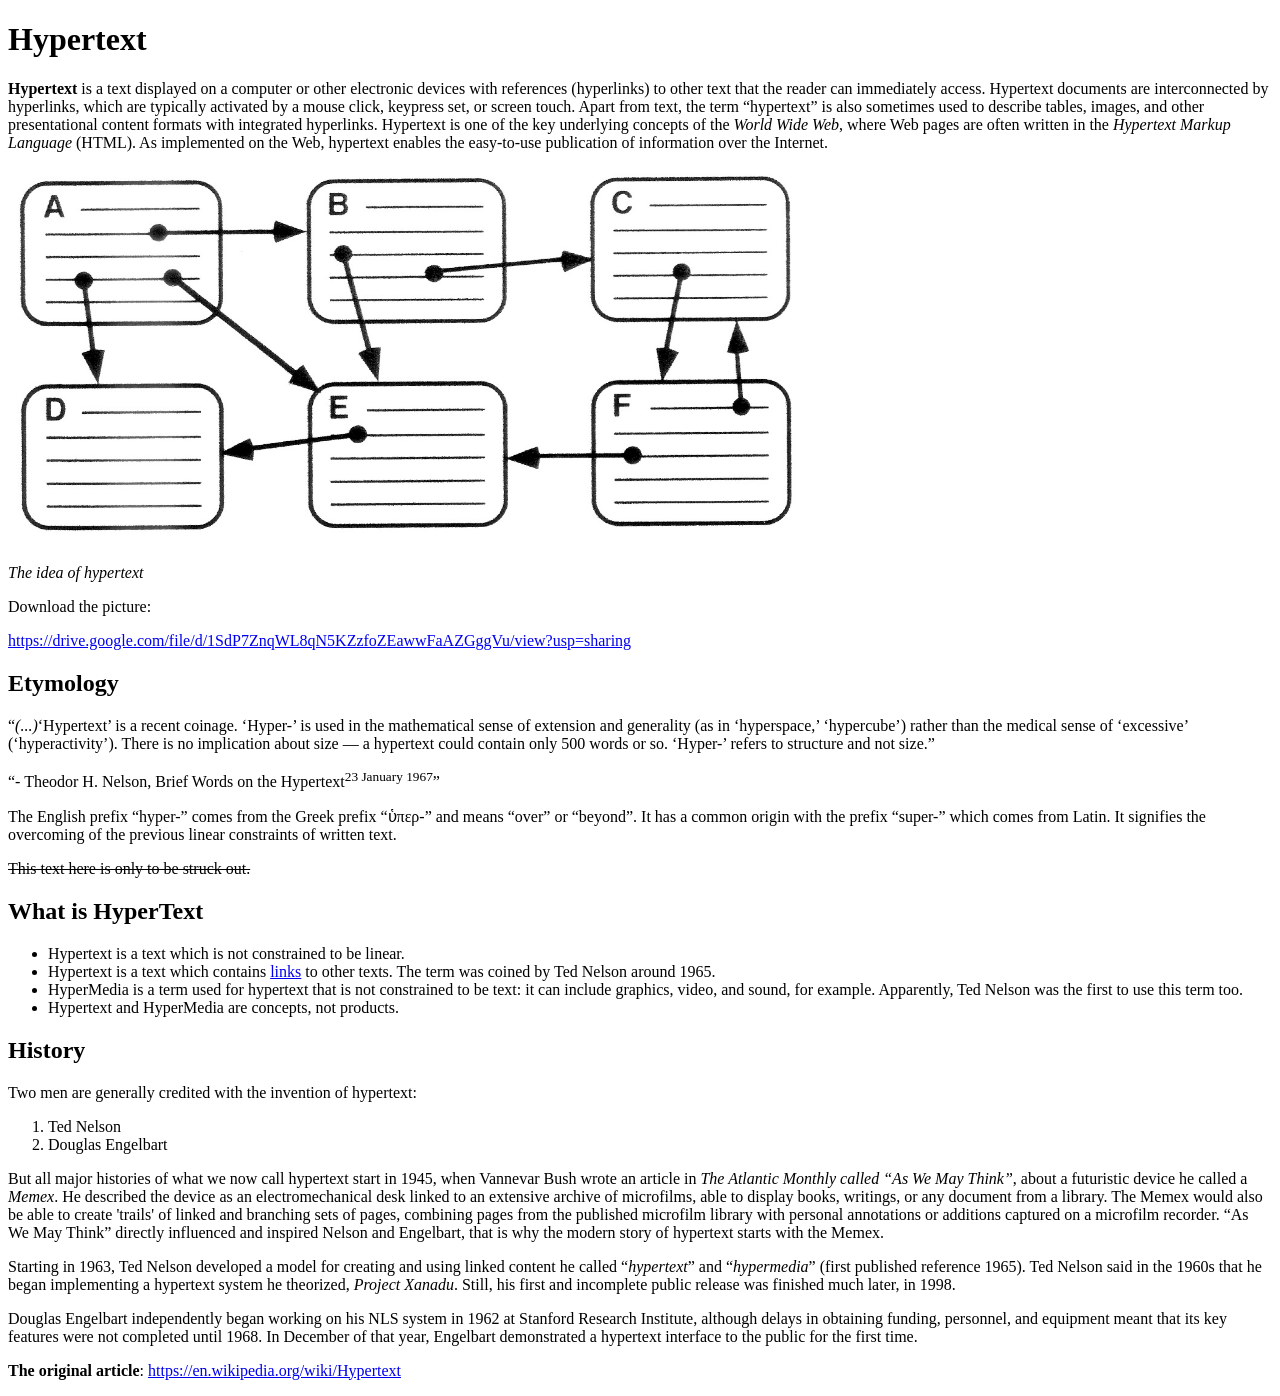
<file: index.html>
<!DOCTYPE html>
<html>
<head>

</head>
<body>
    <h1>Hypertext</h1>
    <p><strong>Hypertext</strong> is a text displayed on a computer or other electronic devices with references
    (hyperlinks) to other text that the reader can immediately access. Hypertext documents are
    interconnected by hyperlinks, which are typically activated by a mouse click, keypress set, or
    screen touch. Apart from text, the term <q>hypertext</q> is also sometimes used to describe tables,
    images, and other presentational content formats with integrated hyperlinks. Hypertext is one of
    the key underlying concepts of the <em>World Wide Web</em>, where Web pages are often written in the
    <em>Hypertext Markup Language</em> (HTML). As implemented on the Web, hypertext enables the
    easy-to-use publication of information over the Internet.</p>
    <img src="hypertext1.jpg", width="800"></img>
    <p><i>The idea of hypertext</i></p>
    <p>Download the picture:</p>
    <a href="https://drive.google.com/file/d/1SdP7ZnqWL8qN5KZzfoZEawwFaAZGggVu/view?usp=sharing">https://drive.google.com/file/d/1SdP7ZnqWL8qN5KZzfoZEawwFaAZGggVu/view?usp=sharing</a>
    <p></p>
    <h2>Etymology</h2>
    <p><q><i>(...)</i><q>Hypertext</q> is a recent coinage. <q>Hyper-</q> is used in the mathematical sense of extension and
    generality (as in <q>hyperspace,</q> <q>hypercube</q>) rather than the medical sense of <q>excessive</q>
    (<q>hyperactivity</q>). There is no implication about size — a hypertext could contain only 500 words
    or so. <q>Hyper-</q> refers to structure and not size.</q>
    <p></p>
    <q>- Theodor H. Nelson, Brief Words on the Hypertext<sup>23 January 1967</sup></q>
    <p></p>
    The English prefix <q>hyper-</q> comes from the Greek prefix <q>ὑπερ-</q> and means <q>over</q> or <q>beyond</q>.
    It has a common origin with the prefix <q>super-</q> which comes from Latin. It signifies the
    overcoming of the previous linear constraints of written text.</p>
    <s>This text here is only to be struck out.</s>
    <h2>What is HyperText</h2>
    <ul>
        <li>Hypertext is a text which is not constrained to be linear.</li>
        <li>Hypertext is a text which contains <a href="https://www.w3.org/2003/glossary/#link">links</a> to other texts. The term was coined by Ted
            Nelson around 1965.</li>
        <li>HyperMedia is a term used for hypertext that is not constrained to be text: it can include
            graphics, video, and sound, for example. Apparently, Ted Nelson was the first to use this
            term too.</li>
        <li>Hypertext and HyperMedia are concepts, not products.</li>
    </ul>
    <h2>History</h2>
    <p>Two men are generally credited with the invention of hypertext:</p>
    <ol>
        <li>Ted Nelson</li>
        <li>Douglas Engelbart</li>
    </ol>
    <p>But all major histories of what we now call hypertext start in 1945, when Vannevar Bush wrote
        an article in <i>The Atlantic Monthly called <q>As We May Think</q></i>, about a futuristic device he called a
            <i>Memex</i>. He described the device as an electromechanical desk linked to an extensive archive of
        microfilms, able to display books, writings, or any document from a library. The Memex would
        also be able to create 'trails' of linked and branching sets of pages, combining pages from the
        published microfilm library with personal annotations or additions captured on a microfilm
        recorder. <q>As We May Think</q> directly influenced and inspired Nelson and Engelbart, that is why
        the modern story of hypertext starts with the Memex.</p>
    <p>Starting in 1963, Ted Nelson developed a model for creating and using linked content he called
        <q><i>hypertext</i></q> and <q><i>hypermedia</i></q> (first published reference 1965). Ted Nelson said in the 1960s that
        he began implementing a hypertext system he theorized, <i>Project Xanadu</i>. Still, his first and
        incomplete public release was finished much later, in 1998.</p>
    <p>Douglas Engelbart independently began working on his NLS system in 1962 at Stanford
        Research Institute, although delays in obtaining funding, personnel, and equipment meant that
        its key features were not completed until 1968. In December of that year, Engelbart
        demonstrated a hypertext interface to the public for the first time.</p>
    <p><strong>The original article</strong>: <a href="https://en.wikipedia.org/wiki/Hypertext">https://en.wikipedia.org/wiki/Hypertext</a></p>
</body>
</html>
</file>
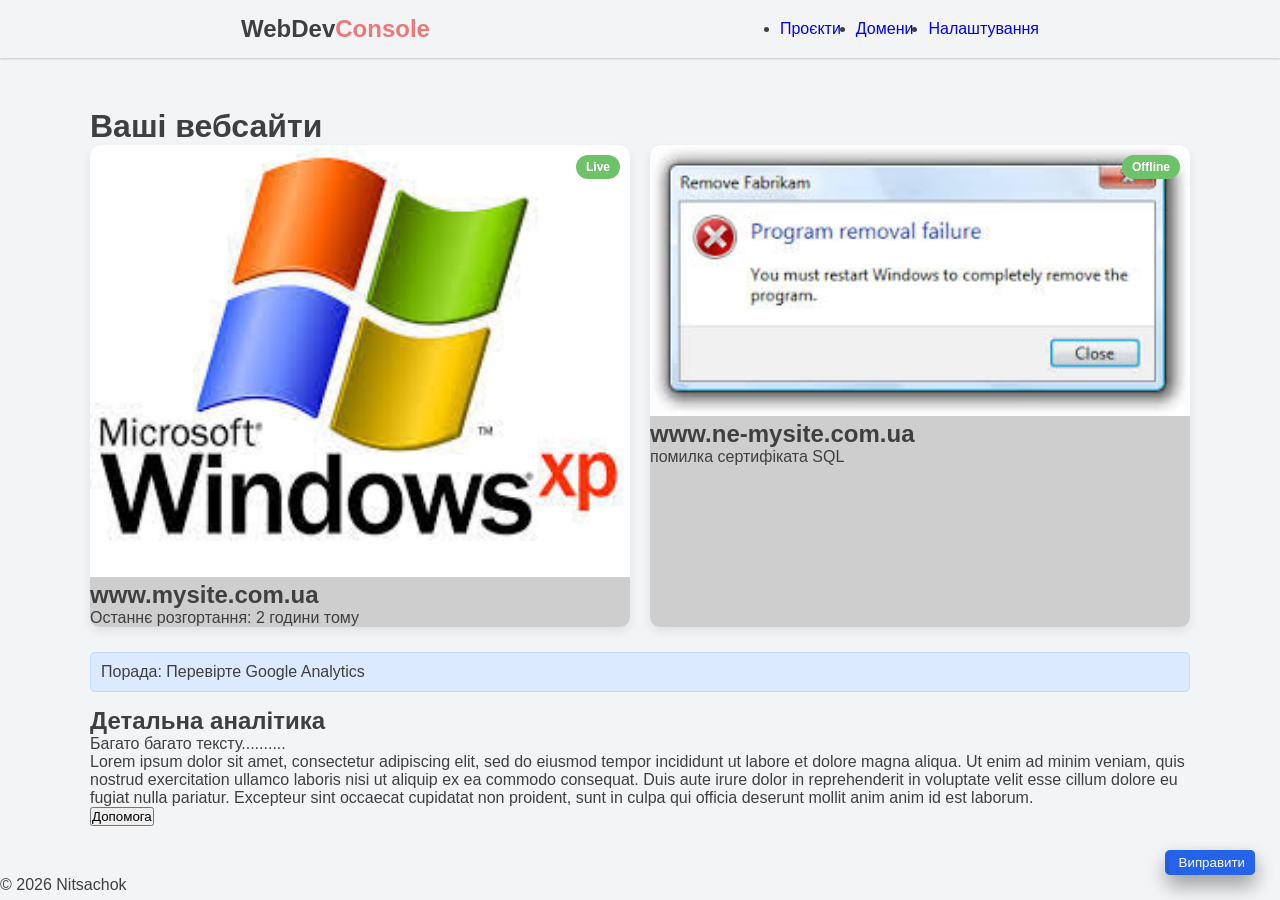
<file: less10/index.html>
<!DOCTYPE html>
<html>
<head>
    <meta charset="utf-8">
    <meta name="viewport" content="width=device-width, initial-scale=1.0">
    <meta http-equiv="X-UA-Compatible" content="IE=edge">
    <link rel="stylesheet" type="text/css" href="style/styles.css"></link>
</head>
<body>
<header>
    <div class="logo">WebDev<span>Console</span></div>
    <nav>
        <ul>
            <li><a href="#">Проєкти</a></li>
            <li><a href="#">Домени</a></li>
            <li><a href="#">Налаштування</a></li>
        </ul>
    </nav>
</header>
<div class="wrapper">
    <main>
        <h1>Ваші вебсайти</h1>
        <article class="card-grid">
            <section class="web-card">
                <div class="preview-box">
                    <img src="[data-uri]">
                    <span class="status online">Live</span>
                </div>
                <div class="card-info">
                    <h2>www.mysite.com.ua</h2>
                    <p>Останнє розгортання: 2 години тому</p>
                    <button class="btn-edit">Редагувати</button>
                </div>
            </section>
            <section class="web-card">
                <div class="preview-box">
                    <img src="[data-uri]">
                    <span class="status online">Offline</span>
                </div>
                <div class="card-info">
                    <h2>www.ne-mysite.com.ua</h2>
                    <p>помилка сертифіката SQL</p>
                    <button class="btn-edit">Виправити</button>
                </div>
            </section>
        </article>
        <article class="info-alert">
            <p><span class="strong">Порада:</span> Перевірте Google Analytics</p>
        </article>
        <article class="details">
            <h2>Детальна аналітика</h2>
            <p>Багато багато тексту..........</p>
            <div class="scroll">
                <p>Lorem ipsum dolor sit amet, consectetur adipiscing elit, sed do eiusmod tempor incididunt ut labore et dolore magna aliqua. Ut enim ad minim veniam, quis nostrud exercitation ullamco laboris nisi ut aliquip ex ea commodo consequat. Duis aute irure dolor in reprehenderit in voluptate velit esse cillum dolore eu fugiat nulla pariatur. Excepteur sint occaecat cupidatat non proident, sunt in culpa qui officia deserunt mollit anim anim id est laborum.</p>
            </div>
        </article>
    </main>
    <button class="btn-fixed">Допомога</button>
</div>
<footer>
    <p>&copy; 2026 Nitsachok</p>
</footer>
</body>
</html>
</file>
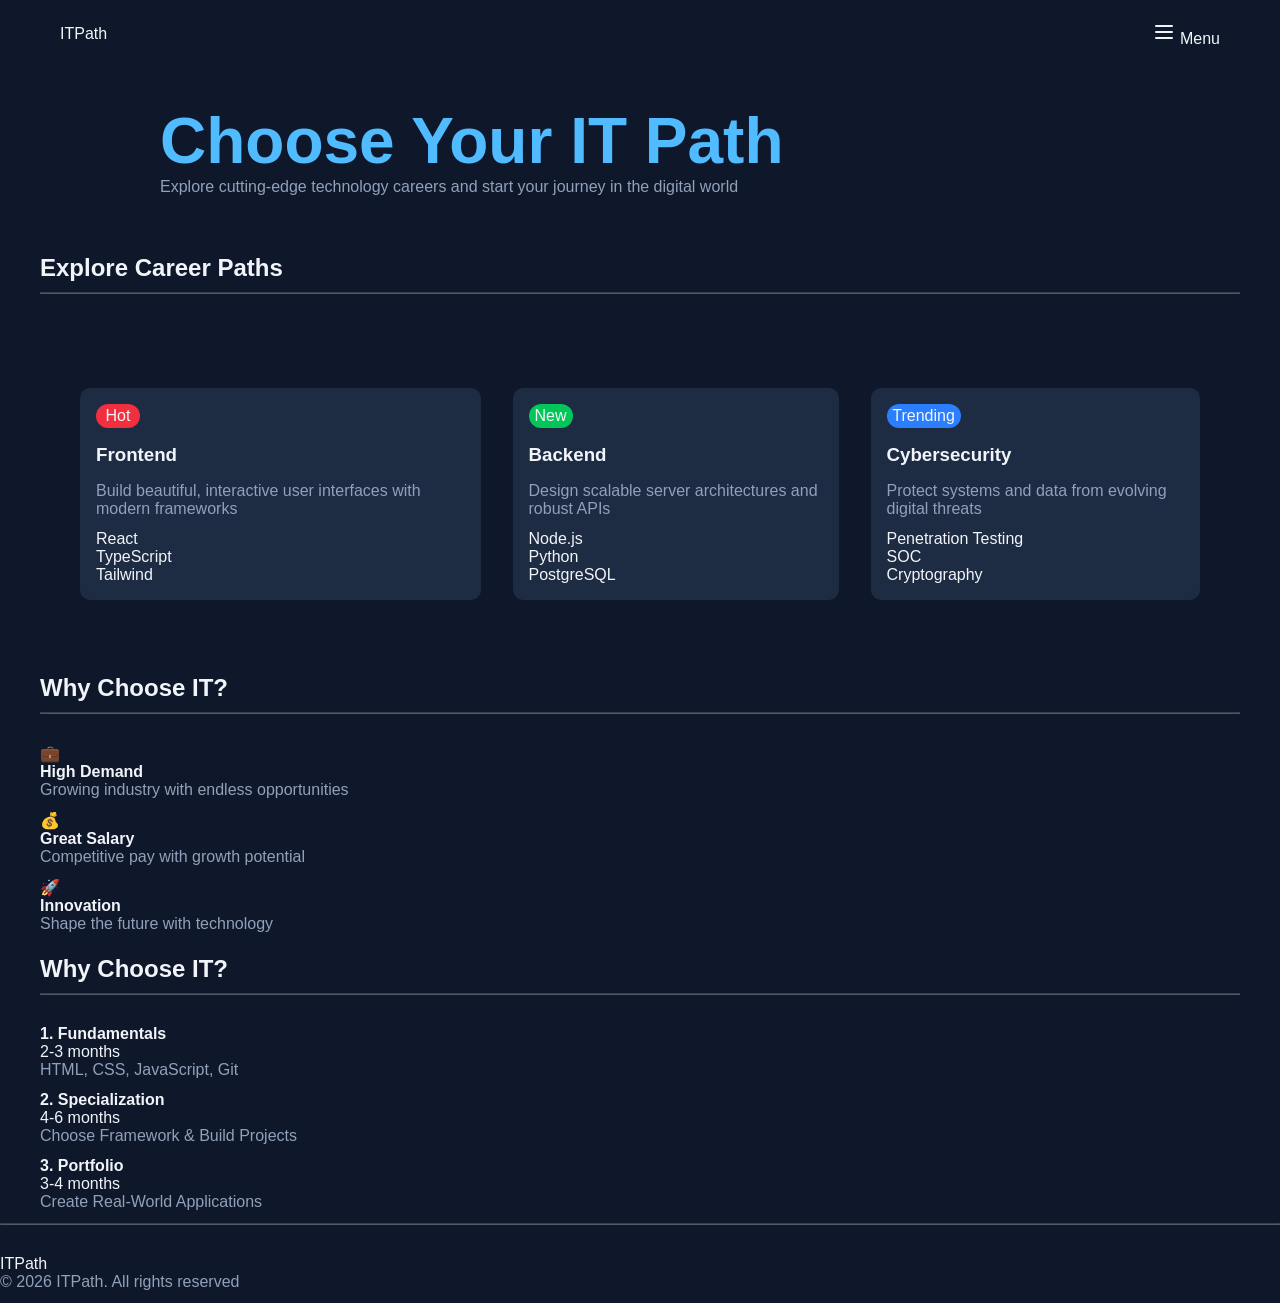
<file: less11/index.html>
<!DOCTYPE html>
<html>
<head>
    <meta charset="utf-8">
    <meta name="viewport" content="width=device-width, initial-scale=1.0">
    <meta http-equiv="X-UA-Compatible" content="IE=edge">
    <link rel="stylesheet" type="text/css" href="style/styles.css"></link>
</head>
<body>
<header>
    <nav>
        <div class="name">IT<span>Path</span></div>
        <div class="menu">
            <svg xmlns="http://www.w3.org/2000/svg" width="24" height="24" viewBox="0 0 24 24" fill="none" stroke="currentColor" stroke-width="2" stroke-linecap="round" stroke-linejoin="round" class="lucide lucide-menu"><line x1="4" x2="20" y1="12" y2="12"></line><line x1="4" x2="20" y1="6" y2="6"></line><line x1="4" x2="20" y1="18" y2="18"></line></svg></svg>
            <span>Menu</span>
        </div>
    </nav>
</header>
<main>
    <section class="slogan">
        <h1>Choose Your IT Path</h1>
        <p>Explore cutting-edge technology careers and start your journey in the digital world</p>
    </section>
    <section class="paths">
        <h2>Explore Career Paths</h2>
        <hr>
        <div class="path">
            <article class="card">
                <div id="hot">Hot</div>
                <h3>Frontend</h3>
                <p>Build beautiful, interactive user interfaces with modern frameworks</p>
                <ul>
                    <li>React</li>
                    <li>TypeScript</li>
                    <li>Tailwind</li>
                </ul>
            </article>
            <article class="card">
                <div id="new">New</div>
                <h3>Backend</h3>
                <p>Design scalable server architectures and robust APIs</p>
                <ul>
                    <li>Node.js</li>
                    <li>Python</li>
                    <li>PostgreSQL</li>
                </ul>
            </article>
            <article class="card">
                <div id="trending">Trending</div>
                <h3>Cybersecurity</h3>
                <p>Protect systems and data from evolving digital threats</p>
                <ul>
                    <li>Penetration Testing</li>
                    <li>SOC</li>
                    <li>Cryptography</li>
                </ul>
            </article>
        </div>
    </section>
    <section class="reasons">
        <h2>Why Choose IT?</h2>
        <hr>
        <div class="reason">
            <article class="reas_card">
                <div class="logo">💼</div>
                <h4>High Demand</h4>
                <p>Growing industry with endless opportunities</p>
            </article>
            <article class="reas_card">
                <div class="logo">💰</div>
                <h4>Great Salary</h4>
                <p>Competitive pay with growth potential</p>
            </article>
            <article class="reas_card">
                <div class="logo">🚀</div>
                <h4>Innovation</h4>
                <p>Shape the future with technology</p>
            </article>
        </div>
    </section>
    <section class="roadmap">
        <h2>Why Choose IT?</h2>
        <hr>
        <article class="road_card">
            <div>
                <h4>1. Fundamentals</h4>
                <span>2-3 months</span>
            </div>
            <p>HTML, CSS, JavaScript, Git</p>
        </article>
        <article class="road_card">
            <div>
                <h4>2. Specialization</h4>
                <span>4-6 months</span>
            </div>
            <p>Choose Framework & Build Projects</p>
        </article>
        <article class="road_card">
            <div>
                <h4>3. Portfolio</h4>
                <span>3-4 months</span>
            </div>
            <p>Create Real-World Applications</p>
        </article>
    </section>
</main>
<hr>
<footer>
    <div class="name">IT<span>Path</span></div>
    <p>&copy; 2026 ITPath. All rights reserved</p>
</footer>
</body>
</html>
</file>
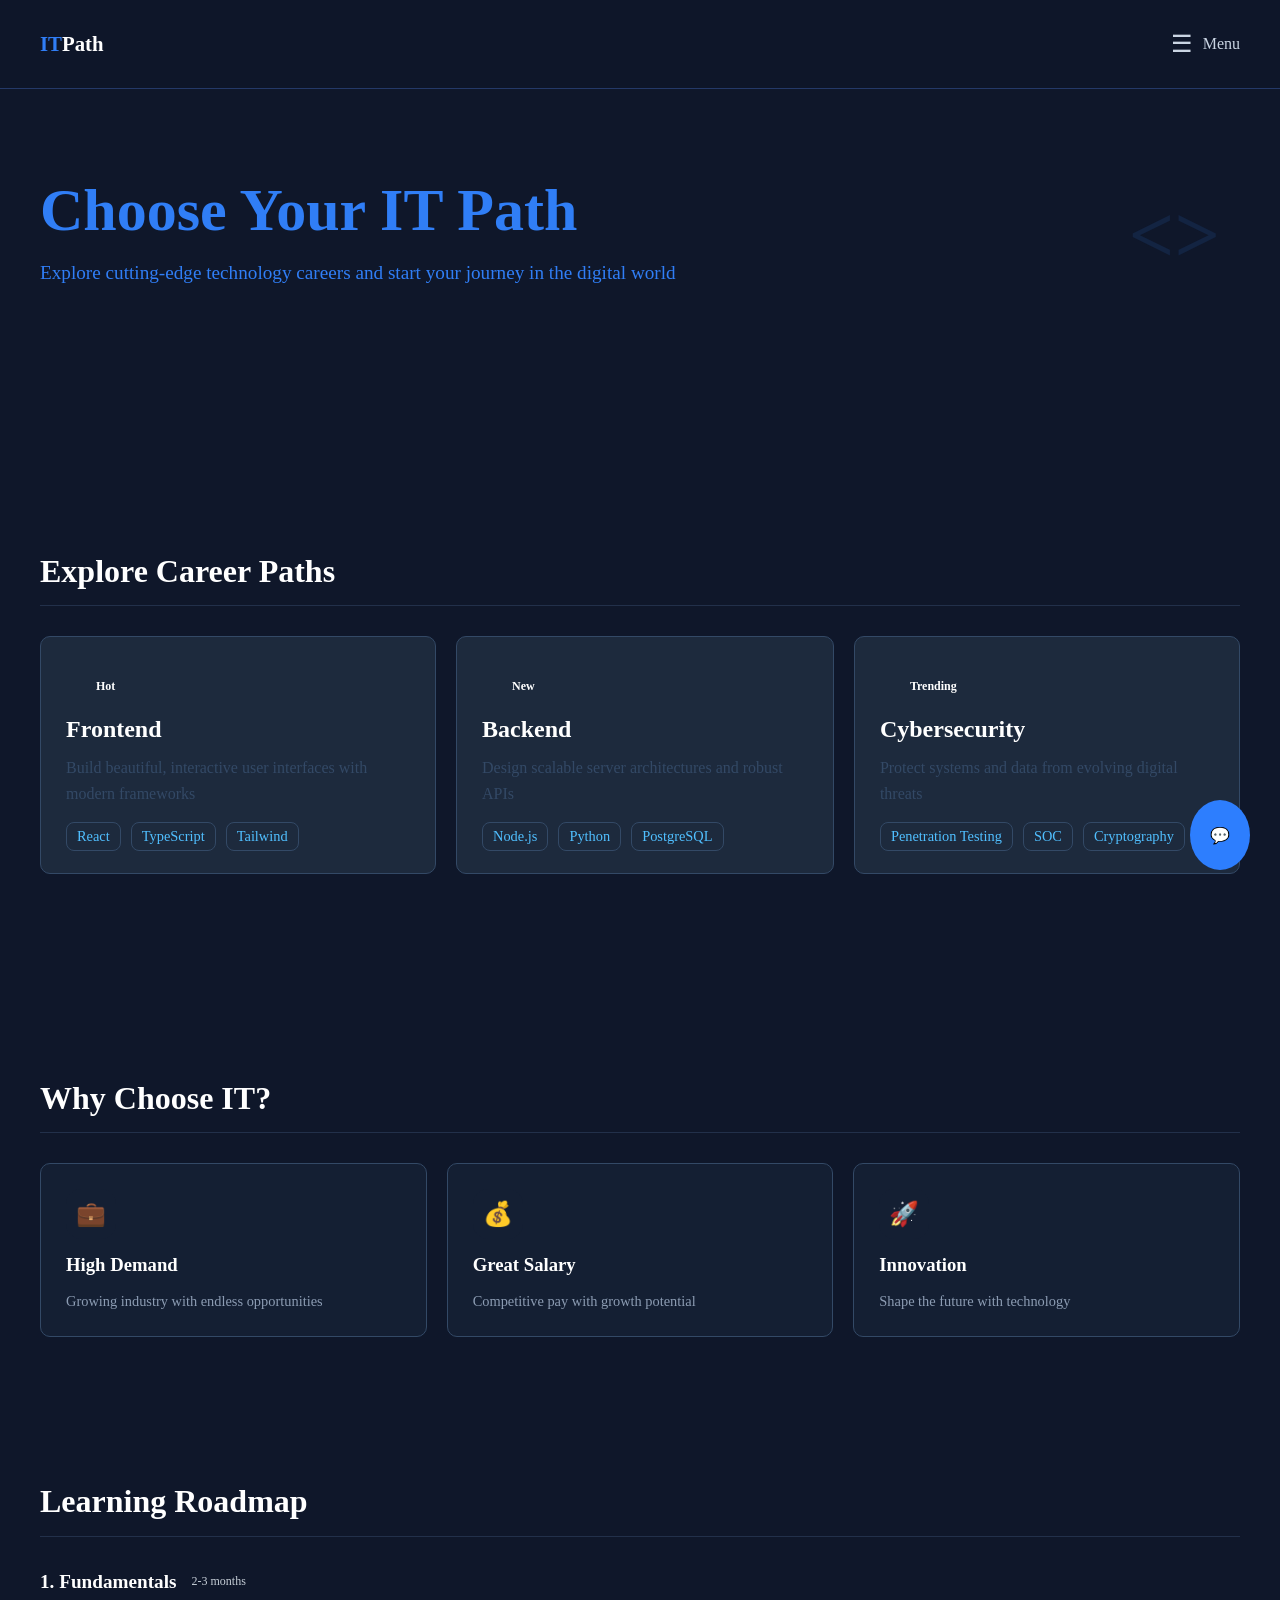
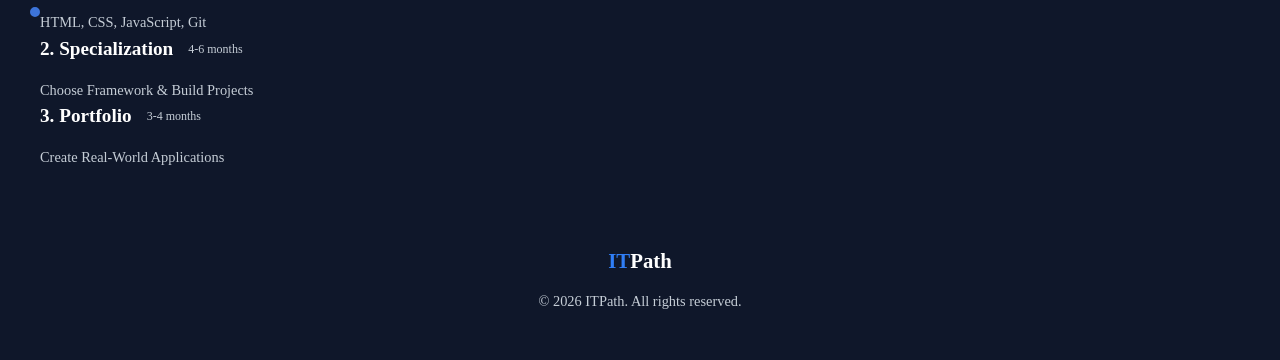
<file: less14/index.html>
<!DOCTYPE html>
<html lang="en">
<head>
    <meta charset="UTF-8">
    <meta name="viewport"
          content="width=device-width, user-scalable=no, initial-scale=1.0, maximum-scale=1.0, minimum-scale=1.0">
    <meta http-equiv="X-UA-Compatible" content="ie=edge">
    <link rel="stylesheet" href="style/styles.css">
    <title>ITPath</title>
</head>
<body>
<header>
    <div class="wrapper header-content">
        <div class="logo"><span>IT</span>Path</div>
        <nav class="menu">
            <span class="menu-icon">☰</span>
            <span>Menu</span>
        </nav>
    </div>
</header>
<main>
    <section class="hero-section">
        <div class="wrapper hero-content">
            <article class="hero-text">
                <h1>Choose Your IT Path</h1>
                <p>Explore cutting-edge technology careers and start your journey in the digital world</p>
            </article>
            <div class="code-icon">
                &lt;&gt;
            </div>
        </div>
    </section>
    <section class="career-section">
        <div class="wrapper">
            <h2 class="section-title">Explore Career Paths</h2>
            <div class="card-list">
                <article class="career-card">
                    <span class="budge 1bd">Hot</span>
                    <h3>Frontend</h3>
                    <p>Build beautiful, interactive user interfaces with modern frameworks</p>
                    <div class="tags">
                        <span>React</span>
                        <span>TypeScript</span>
                        <span>Tailwind</span>
                    </div>
                </article>

                <article class="career-card">
                    <span class="budge 2bd">New</span>
                    <h3>Backend</h3>
                    <p>Design scalable server architectures and robust APIs</p>
                    <div class="tags">
                        <span>Node.js</span>
                        <span>Python</span>
                        <span>PostgreSQL</span>
                    </div>
                </article>

                <article class="career-card">
                    <span class="budge 3bd">Trending</span>
                    <h3>Cybersecurity</h3>
                    <p>Protect systems and data from evolving digital threats</p>
                    <div class="tags">
                        <span>Penetration Testing</span>
                        <span>SOC</span>
                        <span>Cryptography</span>
                    </div>
                </article>
            </div>
        </div>
    </section>
    <section class="benefits-section">
        <div class="wrapper">
            <h2 class="section-title">Why Choose IT?</h2>
            <div class="benefit-cards">
                <article class="benefit-card">
                    <div class="benefit-icon">💼</div>
                    <h3>High Demand</h3>
                    <p>Growing industry with endless opportunities</p>
                </article>
                <article class="benefit-card">
                    <div class="benefit-icon">💰</div>
                    <h3>Great Salary</h3>
                    <p>Competitive pay with growth potential</p>
                </article>
                <article class="benefit-card">
                    <div class="benefit-icon">🚀</div>
                    <h3>Innovation</h3>
                    <p>Shape the future with technology</p>
                </article>
            </div>
        </div>
    </section>
    <section class="roadmap-section">
        <div class="wrapper">
            <h2 class="section-title">Learning Roadmap</h2>
            <div class="roadmap-list">
                <article class="roadmap-card">
                    <span class="roadmap-circle"></span>
                    <div class="roadmap-content">
                        <div class="roadmap-head">
                            <h3>1. Fundamentals</h3>
                            <span class="roadmap-icon">2-3 months</span>
                        </div>
                        <p>HTML, CSS, JavaScript, Git</p>
                    </div>
                    <div class="roadmap-content">
                        <div class="roadmap-head">
                            <h3>2. Specialization</h3>
                            <span class="roadmap-icon">4-6 months</span>
                        </div>
                        <p>Choose Framework & Build Projects</p>
                    </div>
                    <div class="roadmap-content">
                        <div class="roadmap-head">
                            <h3>3. Portfolio</h3>
                            <span class="roadmap-icon">3-4 months</span>
                        </div>
                        <p>Create Real-World Applications</p>
                    </div>
                </article>
            </div>
        </div>
    </section>
</main>
<footer>
    <div class="logo"><span>IT</span>Path</div>
    <p>&copy; 2026 ITPath. All rights reserved.</p>
</footer>
<a href="#" class="chat-button">💬</a>
</body>
</html>
</file>
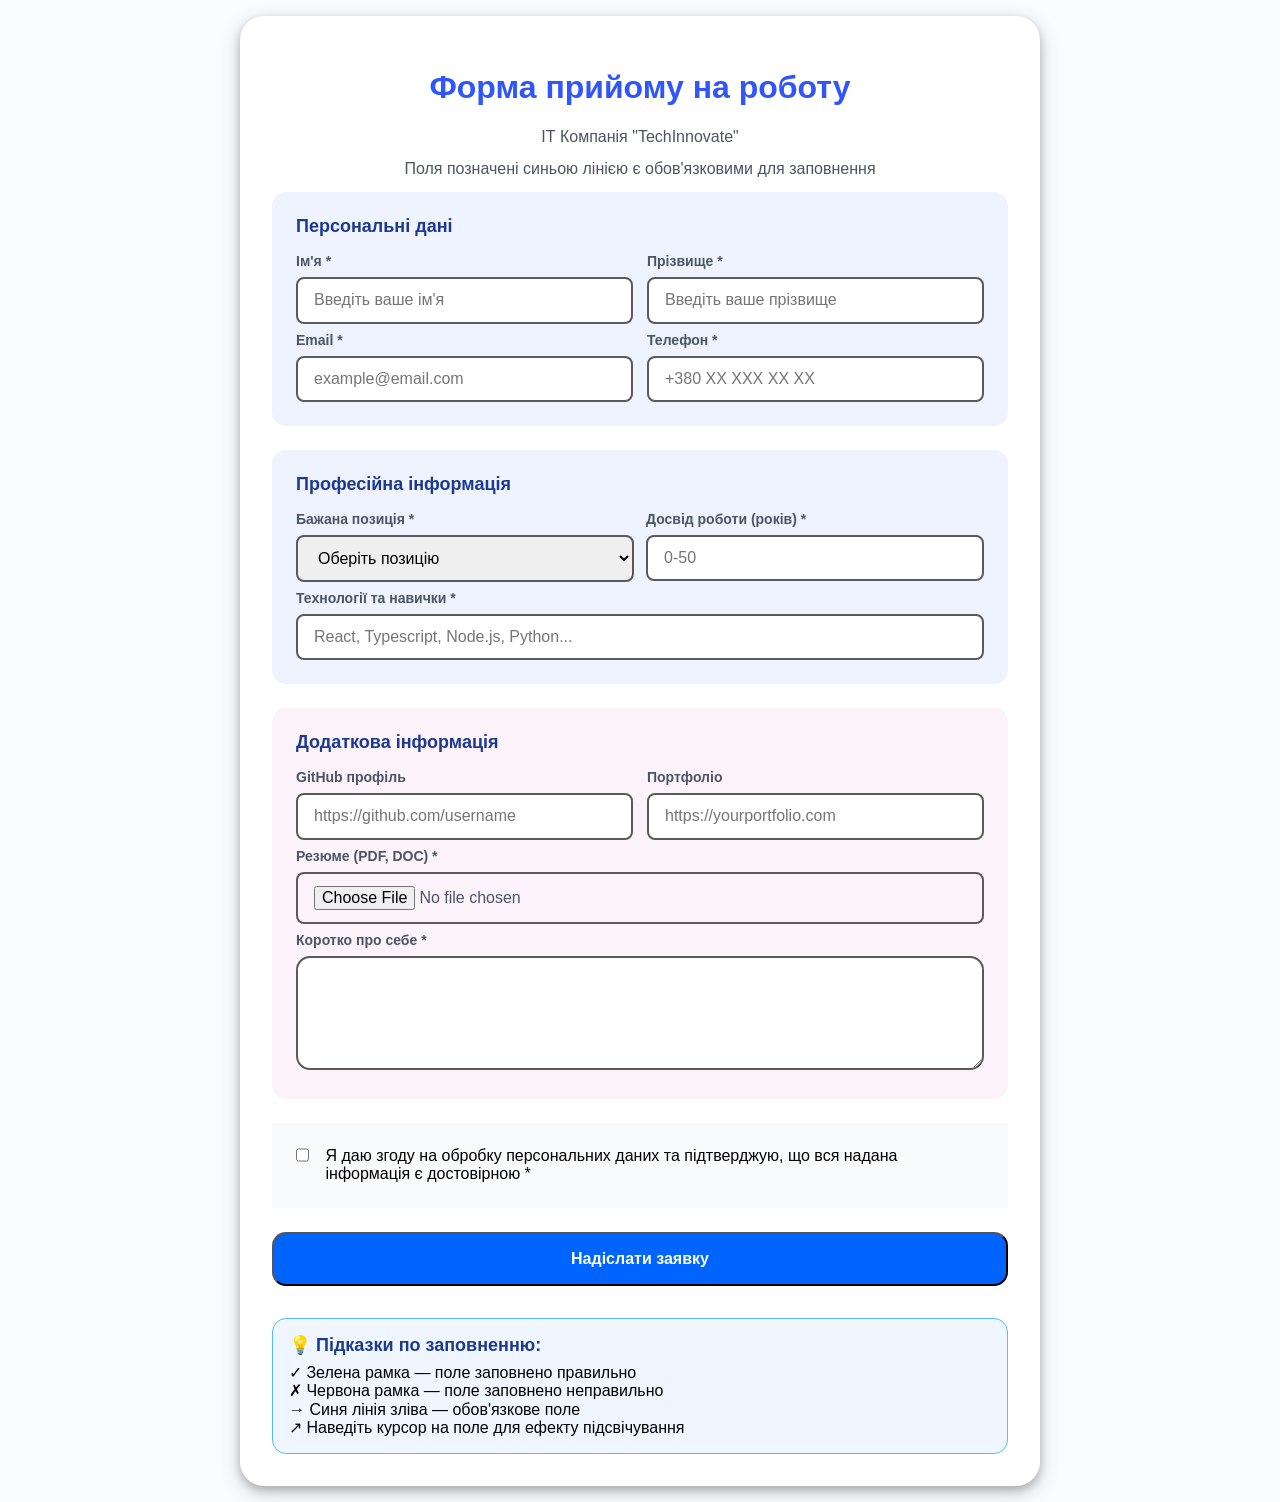
<file: less16/index.html>
<!DOCTYPE html>
<html>
<head>
    <meta charset="utf-8">
    <meta http-equiv="X-UA-Compatible" content="IE=edge">
    <title>site</title>
    <link rel="stylesheet" href="styles/style.css">
    <link rel="stylesheet" href="normalize.css">
</head>
<body>
<div class="wrapper">
    <header>
        <h1>Форма прийому на роботу</h1>
        <p>ІТ Компанія "TechInnovate"</p>
        <p>Поля позначені синьою лінією є обов'язковими для заповнення</p>
    </header>
    <form class="type-a">
        <h2>Персональні дані</h2>
        <section class="passport">
            <label>
                <h3>Ім'я *</h3>
                <input type="text" name="name" placeholder="Введіть ваше ім'я" required>
            </label>
            <label>
                <h3>Прізвище *</h3>
                <input type="text" name="surname" placeholder="Введіть ваше прізвище" required>
            </label>
            <label>
                <h3>Email *</h3>
                <input type="text" name="email" placeholder="example@email.com" required>
            </label>
            <label>
                <h3>Телефон *</h3>
                <input type="number" name="phone-numb" placeholder="+380 XX XXX XX XX" required>
            </label>
        </section>
    </form>
    <form class="type-a">
        <h2>Професійна інформація</h2>
        <section class="info-a">
            <label>
                <h3>Бажана позиція *</h3>
                <select>
                    <option value="def" selected>Оберіть позицію</option>
                    <option value="front">Frontend Developer</option>
                    <option value="back">Backend Developer</option>
                    <option value="fullS">Full Stack Developer</option>
                    <option value="DevOps">DevOps Engineer</option>
                    <option value="QA">QA Engineer</option>
                    <option value="UI/UX">UI/UX Designer</option>
                    <option value="mobile">Mobile Developer</option>
                    <option value="data">Data Scientist</option>
                </select>
            </label>
            <label>
                <h3>Досвід роботи (років) *</h3>
                <input type="text" name="surname" placeholder="0-50" required>
            </label>
        </section>
        <section>
            <label>
                <h3>Технології та навички *</h3>
                <input type="text" name="skills" placeholder="React, Typescript, Node.js, Python..." required>
            </label>
        </section>
    </form>
    <form class="type-b">
        <h2>Додаткова інформація</h2>
        <section class="info-b">
            <label>
                <h3>GitHub профіль</h3>
                <input type="url" name="github" placeholder="https://github.com/username">
            </label>
            <label>
                <h3>Портфоліо</h3>
                <input type="url" name="portf" placeholder="https://yourportfolio.com">
            </label>
        </section>
        <section>
            <label>
                <h3>Резюме (PDF, DOC) *</h3>
                <input type="file" name="file" placeholder="Вибрати файл">
            </label>
        </section>
        <section>
            <label>
                <h3>Коротко про себе *</h3>
                <textarea rows="6" cols="60"></textarea>
            </label>
        </section>
    </form>
    <div class="agree">
        <input type="checkbox" class="check" name="agree">Я даю згоду на обробку персональних даних та підтверджую, що вся надана інформація є достовірною *
    </div>
    <button class="send">Надіслати заявку</button>
    <footer>
        <h2>💡 Підказки по заповненню:</h2>
        <div>✓ Зелена рамка — поле заповнено правильно</div>
        <div>✗ Червона рамка — поле заповнено неправильно</div>
        <div>→ Синя лінія зліва — обов'язкове поле</div>
        <div>↗ Наведіть курсор на поле для ефекту підсвічування</div>
    </footer>
</div>
</body>
</html>
</file>
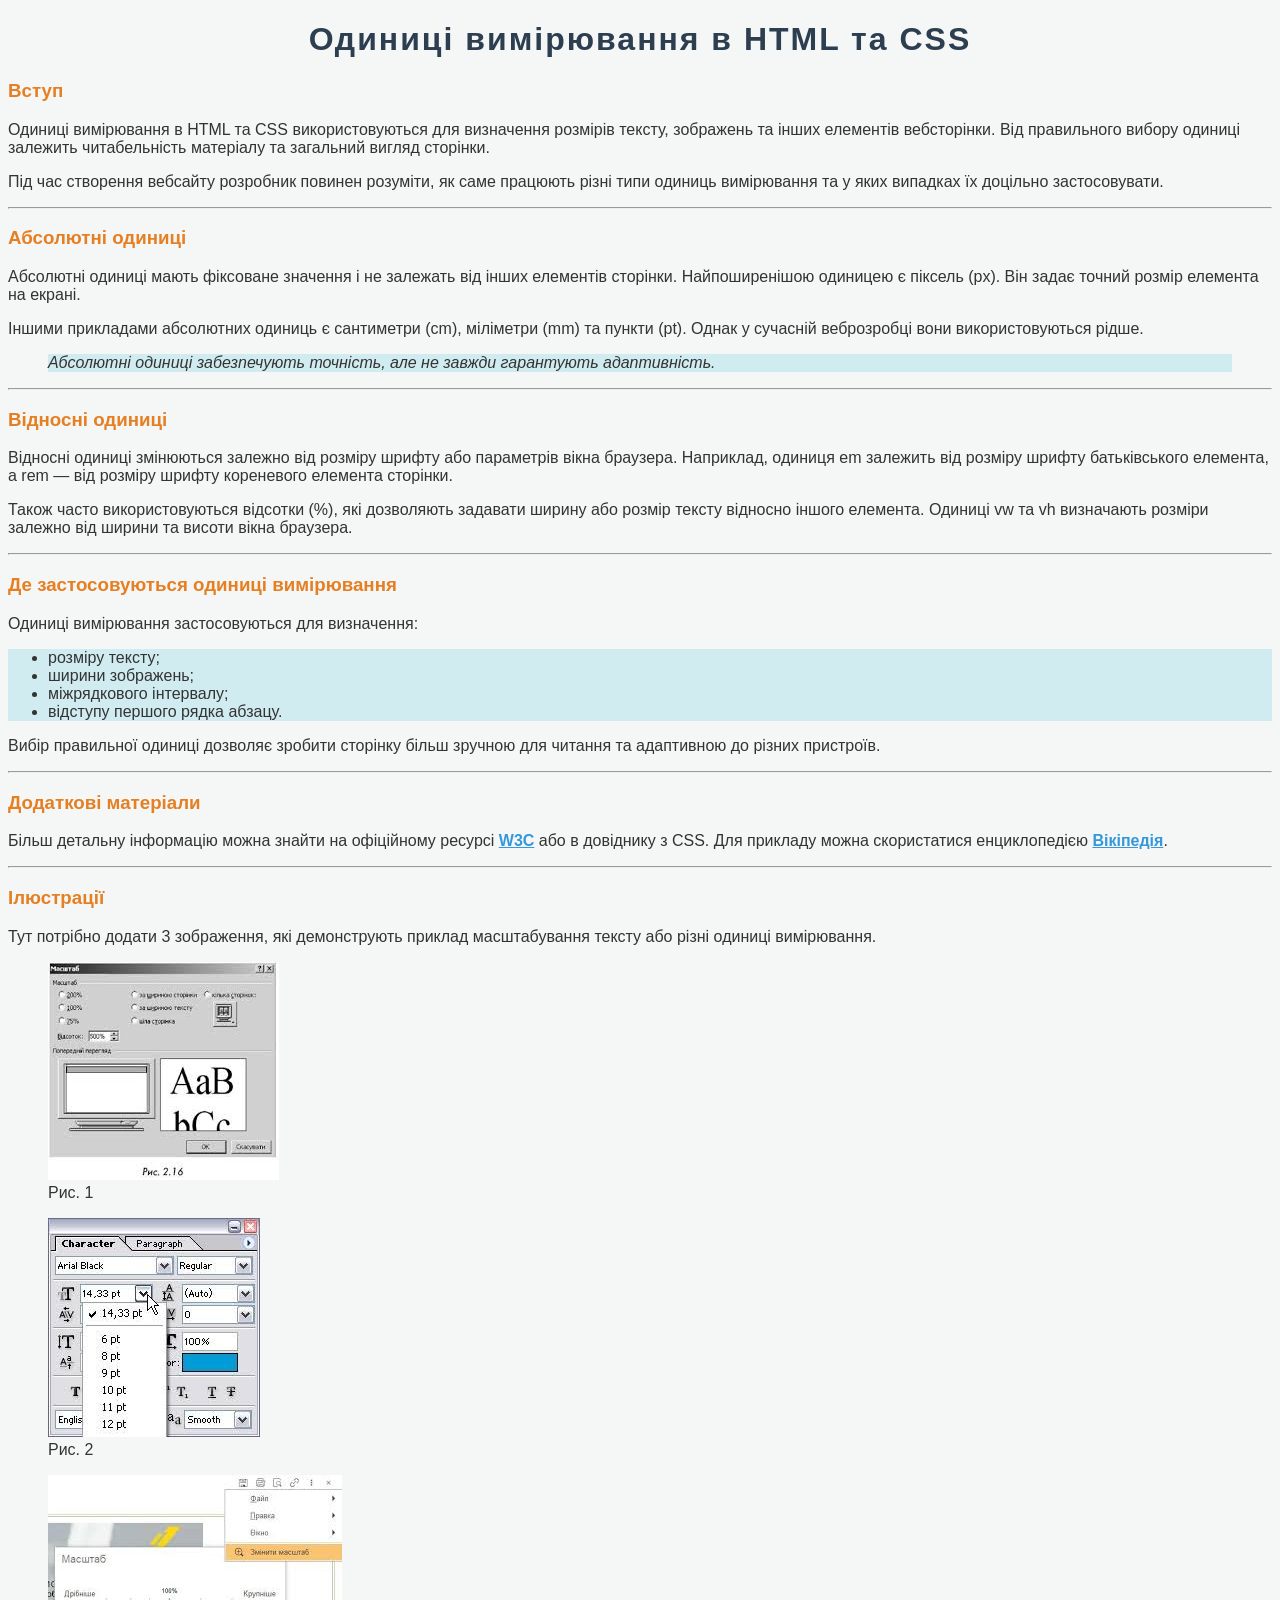
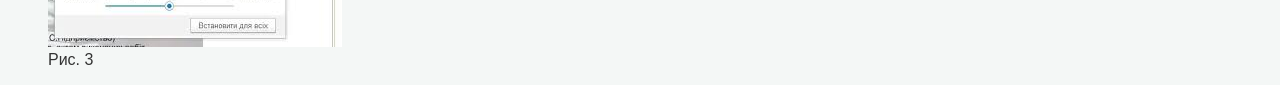
<file: Practical-2-CSS/index.html>
<!-- Ніцак Богдан> — Практична №2 — CSS-->
<!DOCTYPE html>
<html>
    <head>
        <meta charset="utf-8">
        <title>Одиниці вимірювання CSS</title>
        <link rel="stylesheet" href="style.css">
    </head>
   <body>
   <h1>Одиниці вимірювання в HTML та CSS</h1>
   <h3>Вступ</h3>
   <p>Одиниці вимірювання в HTML та CSS використовуються для визначення розмірів тексту, зображень та інших елементів вебсторінки. Від правильного вибору одиниці залежить читабельність матеріалу та загальний вигляд сторінки.
   </p>
   <p>Під час створення вебсайту розробник повинен розуміти, як саме працюють різні типи одиниць вимірювання та у яких випадках їх доцільно застосовувати.
   </p>
   <hr>
   <h3>Абсолютні одиниці</h3>
   <p>Абсолютні одиниці мають фіксоване значення і не залежать від інших елементів сторінки. Найпоширенішою одиницею є піксель (px). Він задає точний розмір елемента на екрані.
   </p>
   <p>Іншими прикладами абсолютних одиниць є сантиметри (cm), міліметри (mm) та пункти (pt). Однак у сучасній веброзробці вони використовуються рідше.
   </p>
   <blockquote>Абсолютні одиниці забезпечують точність, але не завжди гарантують адаптивність.
   </blockquote>
   <hr>
   <h3>Відносні одиниці
   </h3>
   <p>Відносні одиниці змінюються залежно від розміру шрифту або параметрів вікна браузера. Наприклад, одиниця em залежить від розміру шрифту батьківського елемента, а rem — від розміру шрифту кореневого елемента сторінки.
   </p>
   <p>Також часто використовуються відсотки (%), які дозволяють задавати ширину або розмір тексту відносно іншого елемента. Одиниці vw та vh визначають розміри залежно від ширини та висоти вікна браузера.
   </p>
   <hr>
   <h3>Де застосовуються одиниці вимірювання
   </h3>
   <p>Одиниці вимірювання застосовуються для визначення:
   </p>
   <ul>
       <li>розміру тексту;
       </li>
       <li>ширини зображень;
       </li>
       <li>міжрядкового інтервалу;
       </li>
       <li>відступу першого рядка абзацу.
       </li>
   </ul>
   <p>Вибір правильної одиниці дозволяє зробити сторінку більш зручною для читання та адаптивною до різних пристроїв.</p>
   <hr>
   <h3>Додаткові матеріали
   </h3>
   <p>Більш детальну інформацію можна знайти на офіційному ресурсі <a href="https://www.w3.org/">W3C</a> або в довіднику з CSS. Для прикладу можна скористатися енциклопедією <a href="https://uk.wikipedia.org/wiki/%D0%93%D0%BE%D0%BB%D0%BE%D0%B2%D0%BD%D0%B0_%D1%81%D1%82%D0%BE%D1%80%D1%96%D0%BD%D0%BA%D0%B0">Вікіпедія</a>.
   </p>
   <hr>
   <h3>Ілюстрації
   </h3>
   <p>Тут потрібно додати 3 зображення, які демонструють приклад масштабування тексту або різні одиниці вимірювання.
   </p>
   <figure>
       <img SRC="img-1.jfif"></img>
       <figcaption>Рис. 1</figcaption>
   </figure>
   <figure>
       <img SRC="img-2.jfif"></img>
       <figcaption>Рис. 2</figcaption>
   </figure>
   <figure>
       <img SRC="img-3.jfif"></img>
       <figcaption>Рис. 3</figcaption>
   </figure>
   </body>
</html>
</file>
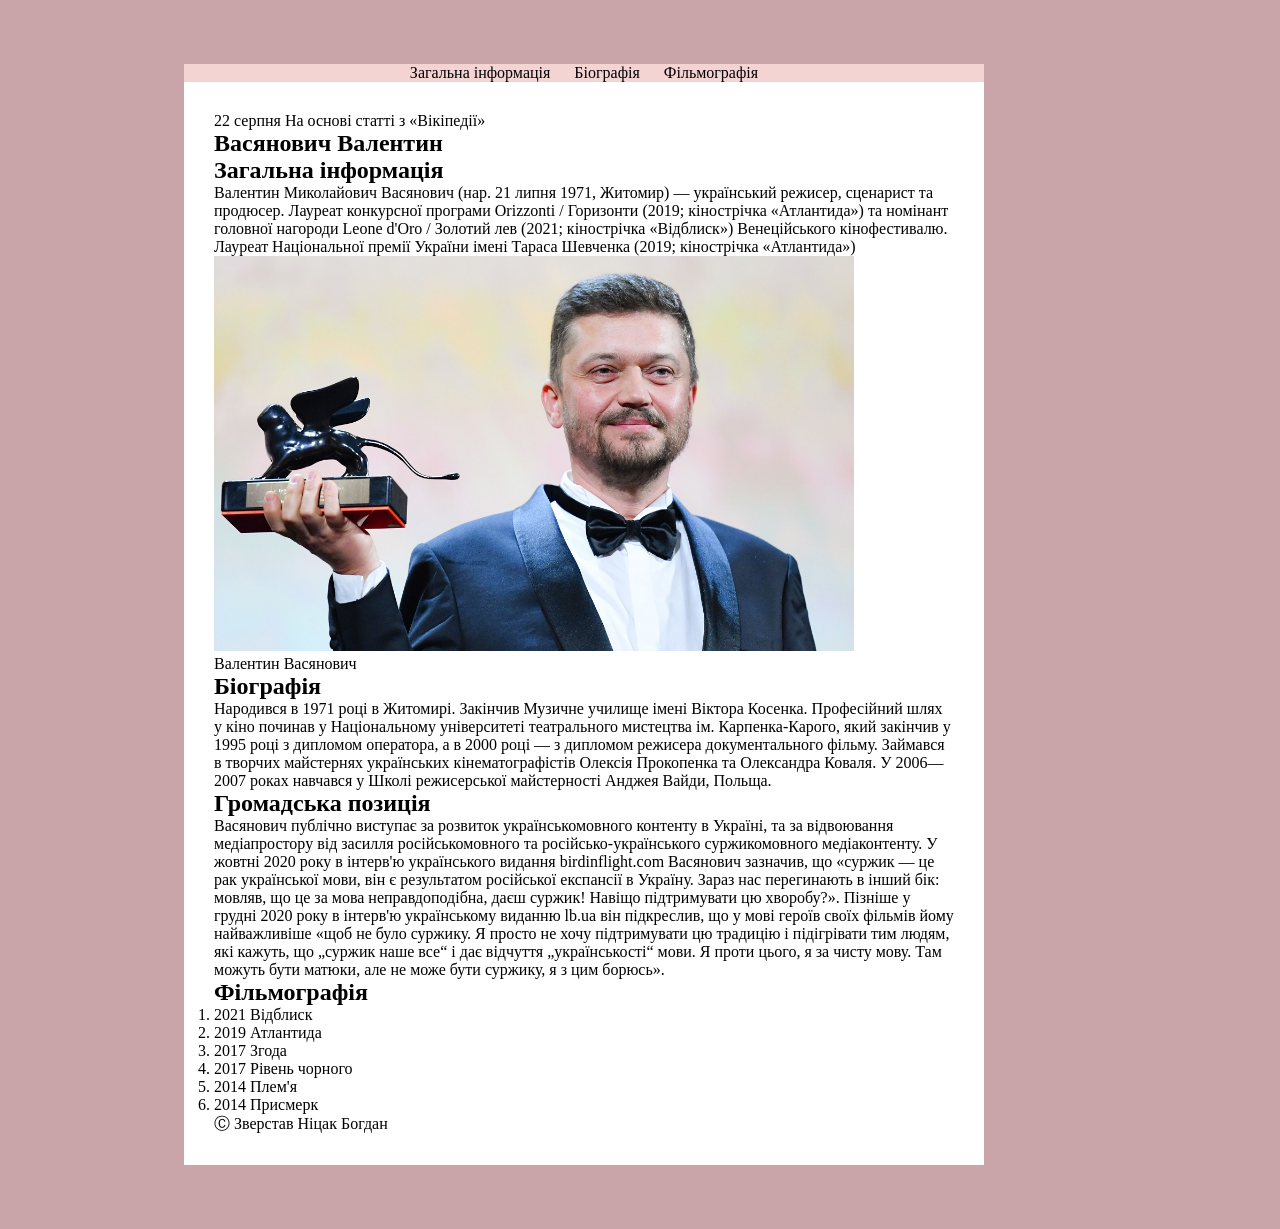
<file: practichna3/web_table/index.html>
<!DOCTYPE html>
<html lang="en">
<head>
    <meta charset="UTF-8">
    <title>Title</title>
    <link rel="stylesheet" href="styles.css" type="text/css">
</head>
<body>
<div>
    <nav>
        <ul>
            <li>Загальна інформація</li>
            <li>Біографія</li>
            <li>Фільмографія</li>
        </ul>
    </nav>
    <main>
        <section>
            <span>22 серпня</span>
            <span></span>
            <span>На основі статті з «Вікіпедії»</span>
        </section>
        <section>
            <h1>Васянович Валентин</h1>
            <article>
                <h2>Загальна інформація</h2>
                <p>Валентин Миколайович Васянович (нар. 21 липня 1971, Житомир) — український режисер, сценарист та продюсер. Лауреат конкурсної програми Orizzonti / Горизонти (2019; кінострічка «Атлантида») та номінант головної нагороди Leone d'Oro / Золотий лев (2021; кінострічка «Відблиск») Венеційського кінофестивалю. Лауреат Національної премії України імені Тараса Шевченка (2019; кінострічка «Атлантида»)</p>
            </article>
            <article>
                <figure>
                    <img src="cbf7a2d423bc2657d136b5958b0f7f25a73433b5.jpg" width="640px"></img>
                    <figcaption>Валентин Васянович</figcaption>
                </figure>
            </article>
            <article>
                <h2>Біографія</h2>
                <p>Народився в 1971 році в Житомирі. Закінчив Музичне училище імені Віктора Косенка. Професійний шлях у кіно починав у Національному університеті театрального мистецтва ім. Карпенка-Карого, який закінчив у 1995 році з дипломом оператора, а в 2000 році — з дипломом режисера документального фільму. Займався в творчих майстернях українських кінематографістів Олексія Прокопенка та Олександра Коваля.
                    У 2006—2007 роках навчався у Школі режисерської майстерності Анджея Вайди, Польща.</p>
            </article>
            <article>
                <h2>Громадська позиція</h2>
                <p>Васянович публічно виступає за розвиток українськомовного контенту в Україні, та за відвоювання медіапростору від засилля російськомовного та російсько-українського суржикомовного медіаконтенту. У жовтні 2020 року в інтерв'ю українського видання birdinflight.com Васянович зазначив, що «суржик — це рак української мови, він є результатом російської експансії в Україну. Зараз нас перегинають в інший бік: мовляв, що це за мова неправдоподібна, даєш суржик! Навіщо підтримувати цю хворобу?». Пізніше у грудні 2020 року в інтерв'ю українському виданню lb.ua він підкреслив, що у мові героїв своїх фільмів йому найважливіше «щоб не було суржику. Я просто не хочу підтримувати цю традицію і підігрівати тим людям, які кажуть, що „суржик наше все“ і дає відчуття „українськості“ мови. Я проти цього, я за чисту мову. Там можуть бути матюки, але не може бути суржику, я з цим борюсь».</p>
            </article>
            <article>
                <h2>Фільмографія</h2>
                <ol>
                    <li>2021 Відблиск</li>
                    <li>2019 Атлантида</li>
                    <li>2017 Згода</li>
                    <li>2017 Рівень чорного</li>
                    <li>2014 Плем'я</li>
                    <li>2014 Присмерк</li>
                </ol>
            </article>
            <footer>
                <span>Ⓒ Зверстав Ніцак Богдан</span>
            </footer>
        </section>
    </main>
</div>
</body>
</html>
</file>
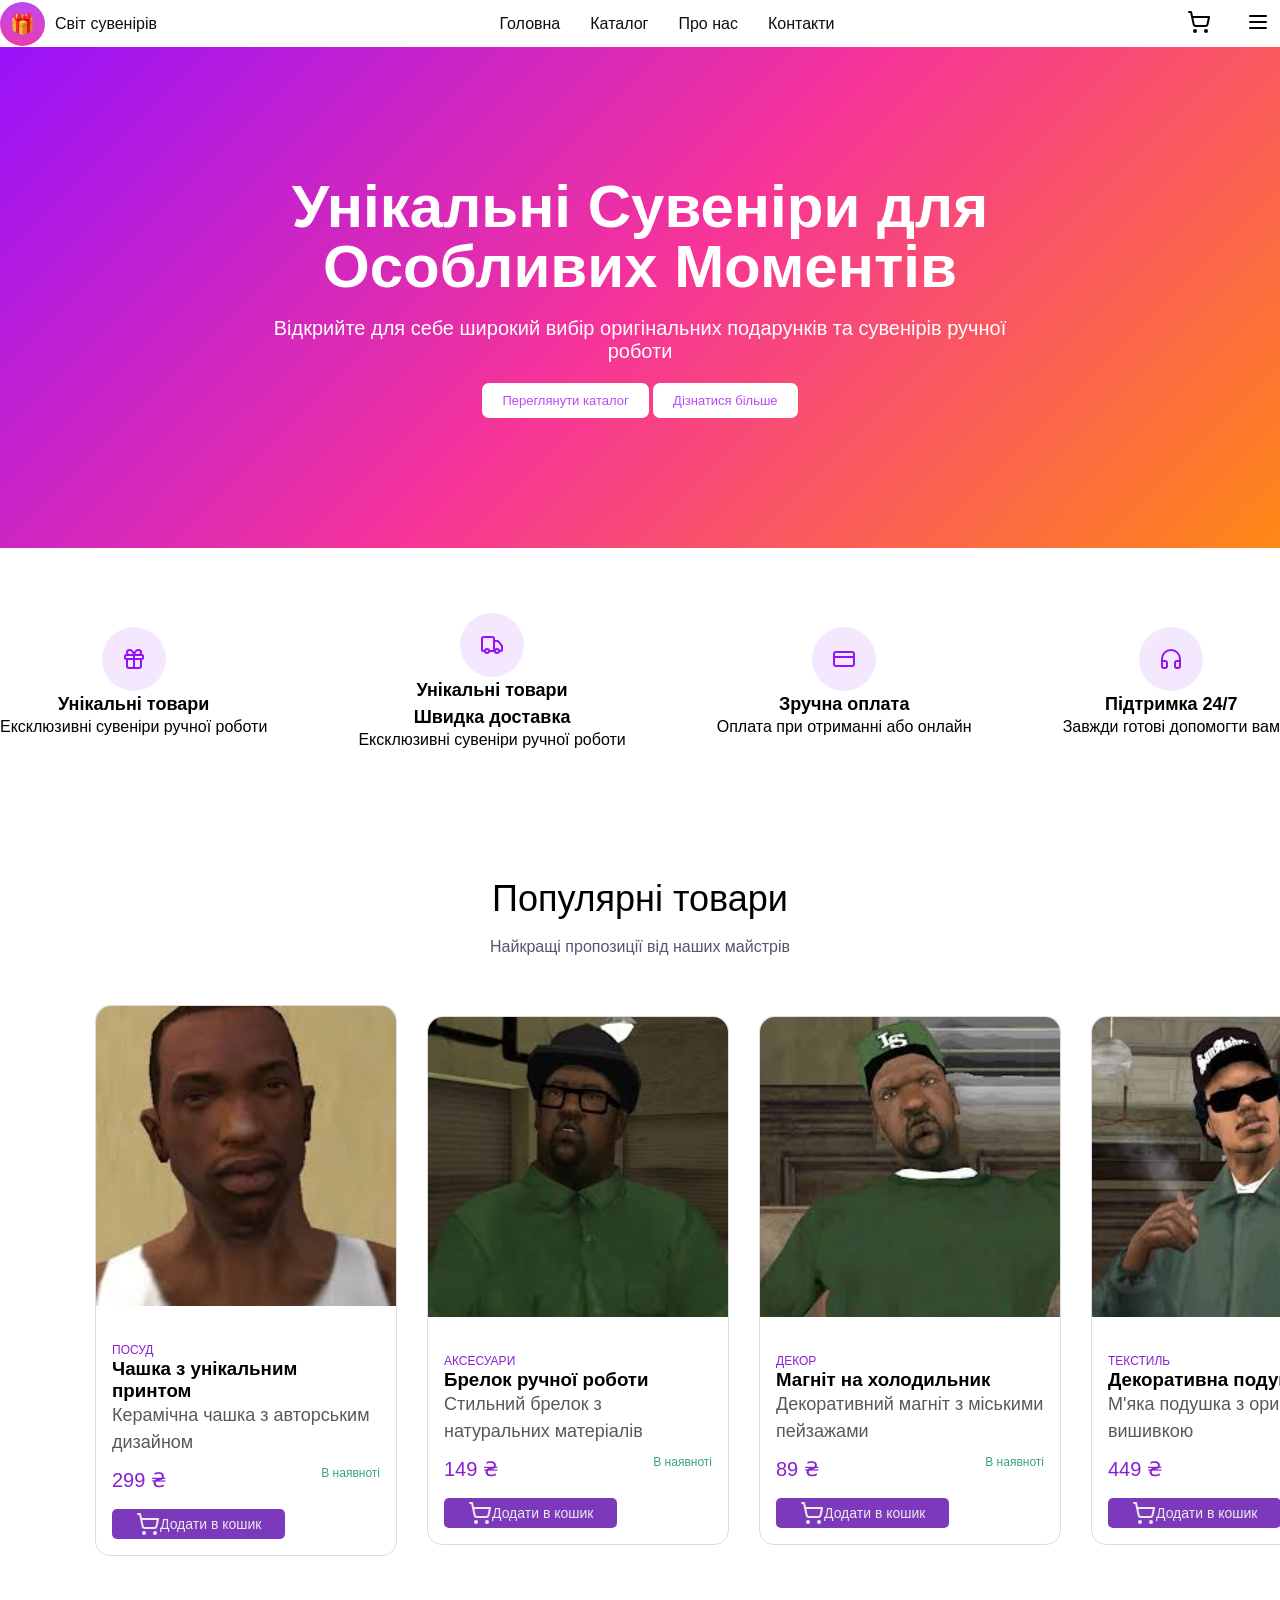
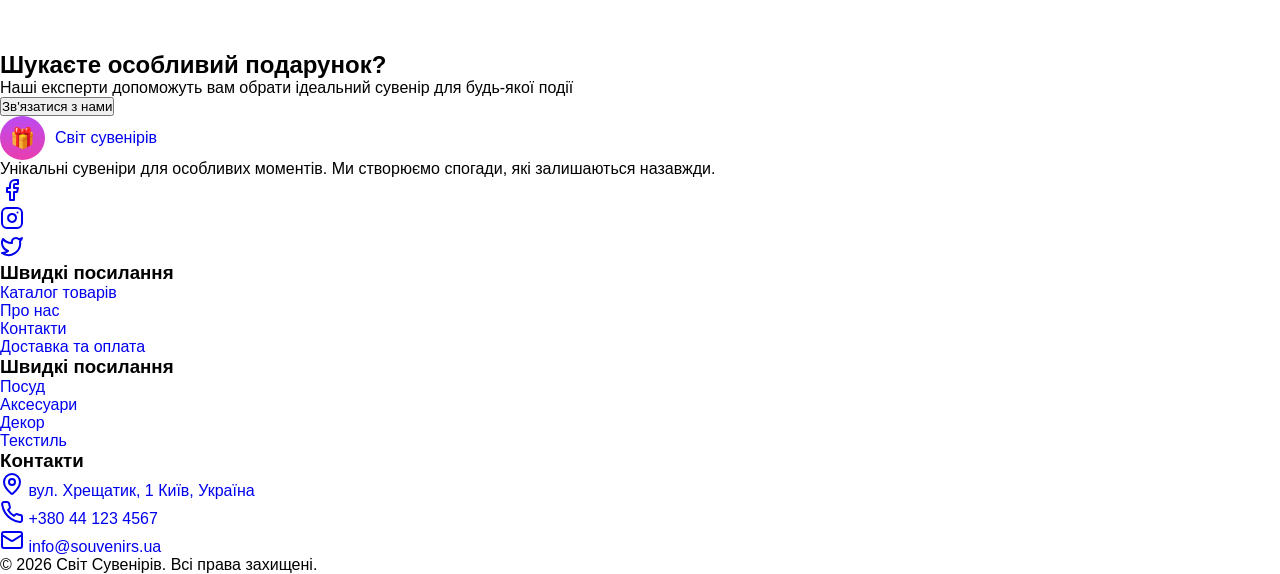
<file: site2/gagin/index.html>
<!DOCTYPE html>
<html lang="en">
<head>
    <link rel="stylesheet" href="style/styles.css" type>
    <meta charset="UTF-8">
    <title>Title</title>
</head>
<body>
<header class = "header">
    <div class = "header-top wrapper">
        <div class = "logo">
            <a href = "#">
                <span class = 'logo-icon'>🎁</span>
                <span class = "logo-tittle">Світ сувенірів</span>
            </a>
        </div>
        <nav>
            <ul>
                <li><a href="#">Головна</a></li>
                <li><a href="#">Каталог</a></li>
                <li><a href="#">Про нас</a></li>
                <li><a href="#">Контакти</a></li>
            </ul>
        </nav>
        <div class="header-top-button">
            <button><svg xmlns="http://www.w3.org/2000/svg" width="24" height="24" viewBox="0 0 24 24" fill="none" stroke="currentColor" stroke-width="2" stroke-linecap="round" stroke-linejoin="round" class="lucide lucide-shopping-cart h-5 w-5"><circle cx="8" cy="21" r="1"></circle><circle cx="19" cy="21" r="1"></circle><path d="M2.05 2.05h2l2.66 12.42a2 2 0 0 0 2 1.58h9.78a2 2 0 0 0 1.95-1.57l1.65-7.43H5.12"></path></svg></button>
            <button><svg xmlns="http://www.w3.org/2000/svg" width="24" height="24" viewBox="0 0 24 24" fill="none" stroke="currentColor" stroke-width="2" stroke-linecap="round" stroke-linejoin="round" class="lucide lucide-menu h-5 w-5"><line x1="4" x2="20" y1="12" y2="12"></line><line x1="4" x2="20" y1="6" y2="6"></line><line x1="4" x2="20" y1="18" y2="18"></line></svg></button>
        </div>
    </div>
    <div class = "header-bottom">
        <h1>Унікальні Сувеніри для Особливих Моментів</h1>
        <p>Відкрийте для себе широкий вибір оригінальних подарунків та сувенірів ручної роботи</p>
        <div class="header-bottom-btn">
            <button>Переглянути каталог</button>
            <button>Дізнатися більше</button>
        </div>
    </div>
</header>
<main>
    <section class = "advantages wrapper">
        <article>
            <span><svg xmlns="http://www.w3.org/2000/svg" width="24" height="24" viewBox="0 0 24 24" fill="none" stroke="currentColor" stroke-width="2" stroke-linecap="round" stroke-linejoin="round" class="lucide lucide-gift h-8 w-8 text-purple-600"><rect x="3" y="8" width="18" height="4" rx="1"></rect><path d="M12 8v13"></path><path d="M19 12v7a2 2 0 0 1-2 2H7a2 2 0 0 1-2-2v-7"></path><path d="M7.5 8a2.5 2.5 0 0 1 0-5A4.8 8 0 0 1 12 8a4.8 8 0 0 1 4.5-5 2.5 2.5 0 0 1 0 5"></path></svg></span>
            <h3>Унікальні товари</h3>
            <p>Ексклюзивні сувеніри ручної роботи</p>
        </article>
        <article>
            <span><svg xmlns="http://www.w3.org/2000/svg" width="24" height="24" viewBox="0 0 24 24" fill="none" stroke="currentColor" stroke-width="2" stroke-linecap="round" stroke-linejoin="round" class="lucide lucide-truck h-8 w-8 text-purple-600"><path d="M14 18V6a2 2 0 0 0-2-2H4a2 2 0 0 0-2 2v11a1 1 0 0 0 1 1h2"></path><path d="M15 18H9"></path><path d="M19 18h2a1 1 0 0 0 1-1v-3.65a1 1 0 0 0-.22-.624l-3.48-4.35A1 1 0 0 0 17.52 8H14"></path><circle cx="17" cy="18" r="2"></circle><circle cx="7" cy="18" r="2"></circle></svg></span>            <h3>Унікальні товари</h3>
            <h3>Швидка доставка</h3>
            <p>Ексклюзивні сувеніри ручної роботи</p>
        </article>
        <article>
            <span><svg xmlns="http://www.w3.org/2000/svg" width="24" height="24" viewBox="0 0 24 24" fill="none" stroke="currentColor" stroke-width="2" stroke-linecap="round" stroke-linejoin="round" class="lucide lucide-credit-card h-8 w-8 text-purple-600"><rect width="20" height="14" x="2" y="5" rx="2"></rect><line x1="2" x2="22" y1="10" y2="10"></line></svg></span>            <h3>Зручна оплата</h3>
            <p>Оплата при отриманні або онлайн</p>
        </article>
        <article>
            <span><svg xmlns="http://www.w3.org/2000/svg" width="24" height="24" viewBox="0 0 24 24" fill="none" stroke="currentColor" stroke-width="2" stroke-linecap="round" stroke-linejoin="round" class="lucide lucide-headphones h-8 w-8 text-purple-600"><path d="M3 14h3a2 2 0 0 1 2 2v3a2 2 0 0 1-2 2H5a2 2 0 0 1-2-2v-7a9 9 0 0 1 18 0v7a2 2 0 0 1-2 2h-1a2 2 0 0 1-2-2v-3a2 2 0 0 1 2-2h3"></path></svg></span>
            <h3>Підтримка 24/7</h3>
            <p>Завжди готові допомогти вам</p>
        </article>
    </section>
    <section class="catalog wrapper">
        <h2>Популярні товари</h2>
        <p>Найкращі пропозиції від наших майстрів</p>
        <div class="catalog-cards">
            <article class="card">
                <img src="images/catalog1.jfif">
                <div class="card-text">
                    <span class = "label">Посуд</span>
                    <h3>Чашка з унікальним принтом</h3>
                    <p>Керамічна чашка з авторським дизайном</p>
                    <div class="price">
                        <span class = "cost">299 ₴</span>
                        <span class = "instock">В наявноті</span>
                    </div>
                    <button class = "card-btn">
                        <svg xmlns="http://www.w3.org/2000/svg" width="24" height="24" viewBox="0 0 24 24" fill="none" stroke="currentColor" stroke-width="2" stroke-linecap="round" stroke-linejoin="round" class="lucide lucide-shopping-cart h-5 w-5"><circle cx="8" cy="21" r="1"></circle><circle cx="19" cy="21" r="1"></circle><path d="M2.05 2.05h2l2.66 12.42a2 2 0 0 0 2 1.58h9.78a2 2 0 0 0 1.95-1.57l1.65-7.43H5.12"></path></svg>
                        <span>Додати в кошик</span>
                    </button>
                </div>
            </article>
            <article class="card">
                <img src="images/catalog2.jfif">
                <div class="card-text">
                    <span class = "label">Аксесуари</span>
                    <h3>Брелок ручної роботи</h3>
                    <p>Стильний брелок з натуральних матеріалів</p>
                    <div class="price">
                        <span class = "cost">149 ₴</span>
                        <span class = "instock">В наявноті</span>
                    </div>
                    <button class = "card-btn">
                        <svg xmlns="http://www.w3.org/2000/svg" width="24" height="24" viewBox="0 0 24 24" fill="none" stroke="currentColor" stroke-width="2" stroke-linecap="round" stroke-linejoin="round" class="lucide lucide-shopping-cart h-5 w-5"><circle cx="8" cy="21" r="1"></circle><circle cx="19" cy="21" r="1"></circle><path d="M2.05 2.05h2l2.66 12.42a2 2 0 0 0 2 1.58h9.78a2 2 0 0 0 1.95-1.57l1.65-7.43H5.12"></path></svg>
                        <span>Додати в кошик</span>
                    </button>
                </div>
            </article>
            <article class="card">
                <img src="images/catalog3.jfif">
                <div class="card-text">
                    <span class = "label">Декор</span>
                    <h3>Магніт на холодильник</h3>
                    <p>Декоративний магніт з міськими пейзажами</p>
                    <div class="price">
                        <span class = "cost">89 ₴</span>
                        <span class = "instock">В наявноті</span>
                    </div>
                    <button class = "card-btn">
                        <svg xmlns="http://www.w3.org/2000/svg" width="24" height="24" viewBox="0 0 24 24" fill="none" stroke="currentColor" stroke-width="2" stroke-linecap="round" stroke-linejoin="round" class="lucide lucide-shopping-cart h-5 w-5"><circle cx="8" cy="21" r="1"></circle><circle cx="19" cy="21" r="1"></circle><path d="M2.05 2.05h2l2.66 12.42a2 2 0 0 0 2 1.58h9.78a2 2 0 0 0 1.95-1.57l1.65-7.43H5.12"></path></svg>
                        <span>Додати в кошик</span>
                    </button>
                </div>
            </article>
            <article class="card">
                <img src="images/catalog4.jfif">
                <div class="card-text">
                    <span class = "label">Текстиль</span>
                    <h3>Декоративна подушка</h3>
                    <p>М'яка подушка з оригінальною вишивкою</p>
                    <div class="price">
                        <span class = "cost">449 ₴</span>
                        <span class = "instock">В наявноті</span>
                    </div>
                    <button class = "card-btn">
                        <svg xmlns="http://www.w3.org/2000/svg" width="24" height="24" viewBox="0 0 24 24" fill="none" stroke="currentColor" stroke-width="2" stroke-linecap="round" stroke-linejoin="round" class="lucide lucide-shopping-cart h-5 w-5"><circle cx="8" cy="21" r="1"></circle><circle cx="19" cy="21" r="1"></circle><path d="M2.05 2.05h2l2.66 12.42a2 2 0 0 0 2 1.58h9.78a2 2 0 0 0 1.95-1.57l1.65-7.43H5.12"></path></svg>
                        <span>Додати в кошик</span>
                    </button>
                </div>
            </article>

        </div>
    </section>
    <section class = 'send'>
        <h2>Шукаєте особливий подарунок?</h2>
        <p>Наші експерти допоможуть вам обрати ідеальний сувенір для будь-якої події</p>
        <button>Зв'язатися з нами</button>
    </section>
</main>
<footer>
    <div class="footer-top">
        <article class="column">
            <div class = "logo">
                <a href = "#">
                    <span class = 'logo-icon'>🎁</span>
                    <span class = "logo-tittle">Світ сувенірів</span>
                </a>
            </div>
            <p>Унікальні сувеніри для особливих моментів. Ми створюємо спогади, які залишаються назавжди.</p>
            <div class = "footer-social">
                <ul>
                    <li><a href="#"><svg xmlns="http://www.w3.org/2000/svg" width="24" height="24" viewBox="0 0 24 24" fill="none" stroke="currentColor" stroke-width="2" stroke-linecap="round" stroke-linejoin="round" class="lucide lucide-facebook h-5 w-5"><path d="M18 2h-3a5 5 0 0 0-5 5v3H7v4h3v8h4v-8h3l1-4h-4V7a1 1 0 0 1 1-1h3z"></path></svg></a></li>
                    <li><a href = "#"><svg xmlns="http://www.w3.org/2000/svg" width="24" height="24" viewBox="0 0 24 24" fill="none" stroke="currentColor" stroke-width="2" stroke-linecap="round" stroke-linejoin="round" class="lucide lucide-instagram h-5 w-5"><rect width="20" height="20" x="2" y="2" rx="5" ry="5"></rect><path d="M16 11.37A4 4 0 1 1 12.63 8 4 4 0 0 1 16 11.37z"></path><line x1="17.5" x2="17.51" y1="6.5" y2="6.5"></line></svg></a></li>
                    <li><a href = "#"><svg xmlns="http://www.w3.org/2000/svg" width="24" height="24" viewBox="0 0 24 24" fill="none" stroke="currentColor" stroke-width="2" stroke-linecap="round" stroke-linejoin="round" class="lucide lucide-twitter h-5 w-5"><path d="M22 4s-.7 2.1-2 3.4c1.6 10-9.4 17.3-18 11.6 2.2.1 4.4-.6 6-2C3 15.5.5 9.6 3 5c2.2 2.6 5.6 4.1 9 4-.9-4.2 4-6.6 7-3.8 1.1 0 3-1.2 3-1.2z"></path></svg></a></li>
                </ul>
            </div>
        </article>
        <article class="column">
            <h3>Швидкі посилання</h3>
            <ul>
                <li><a href = "#">Каталог товарів</a></li>
                <li><a href = "#">Про нас</a></li>
                <li><a href = "#">Контакти</a></li>
                <li><a href = "#">Доставка та оплата</a></li>
            </ul>
        </article>
        <article class="column">
            <h3>Швидкі посилання</h3>
            <ul>
                <li><a href = "#">Посуд</a></li>
                <li><a href = "#">Аксесуари</a></li>
                <li><a href = "#">Декор</a></li>
                <li><a href = "#">Текстиль</a></li>
            </ul>
        </article>
        <article class="column">
            <h3>Контакти</h3>
            <ul>
                <li><a href = "#"><span><svg xmlns="http://www.w3.org/2000/svg" width="24" height="24" viewBox="0 0 24 24" fill="none" stroke="currentColor" stroke-width="2" stroke-linecap="round" stroke-linejoin="round" class="lucide lucide-map-pin h-5 w-5 flex-shrink-0 mt-0.5"><path d="M20 10c0 4.993-5.539 10.193-7.399 11.799a1 1 0 0 1-1.202 0C9.539 20.193 4 14.993 4 10a8 8 0 0 1 16 0"></path><circle cx="12" cy="10" r="3"></circle></svg></span>
                    <span>вул. Хрещатик, 1
Київ, Україна</span>
                </a></li>
                <li><a href = "#">
                    <span><svg xmlns="http://www.w3.org/2000/svg" width="24" height="24" viewBox="0 0 24 24" fill="none" stroke="currentColor" stroke-width="2" stroke-linecap="round" stroke-linejoin="round" class="lucide lucide-phone h-5 w-5 flex-shrink-0"><path d="M22 16.92v3a2 2 0 0 1-2.18 2 19.79 19.79 0 0 1-8.63-3.07 19.5 19.5 0 0 1-6-6 19.79 19.79 0 0 1-3.07-8.67A2 2 0 0 1 4.11 2h3a2 2 0 0 1 2 1.72 12.84 12.84 0 0 0 .7 2.81 2 2 0 0 1-.45 2.11L8.09 9.91a16 16 0 0 0 6 6l1.27-1.27a2 2 0 0 1 2.11-.45 12.84 12.84 0 0 0 2.81.7A2 2 0 0 1 22 16.92z"></path></svg></span>
                    <span>+380 44 123 4567</span>

                </a></li>
                <li><a href = "#">
                    <span><svg xmlns="http://www.w3.org/2000/svg" width="24" height="24" viewBox="0 0 24 24" fill="none" stroke="currentColor" stroke-width="2" stroke-linecap="round" stroke-linejoin="round" class="lucide lucide-mail h-5 w-5 flex-shrink-0"><rect width="20" height="16" x="2" y="4" rx="2"></rect><path d="m22 7-8.97 5.7a1.94 1.94 0 0 1-2.06 0L2 7"></path></svg></span>
                    <span>info@souvenirs.ua</span>

                </a></li>

            </ul>
        </article>

    </div>
    <div class="footer-bottom">
        <p>&copy; 2026 Світ Сувенірів. Всі права захищені.</p>
    </div>
</footer>
</body>
</html>
</file>
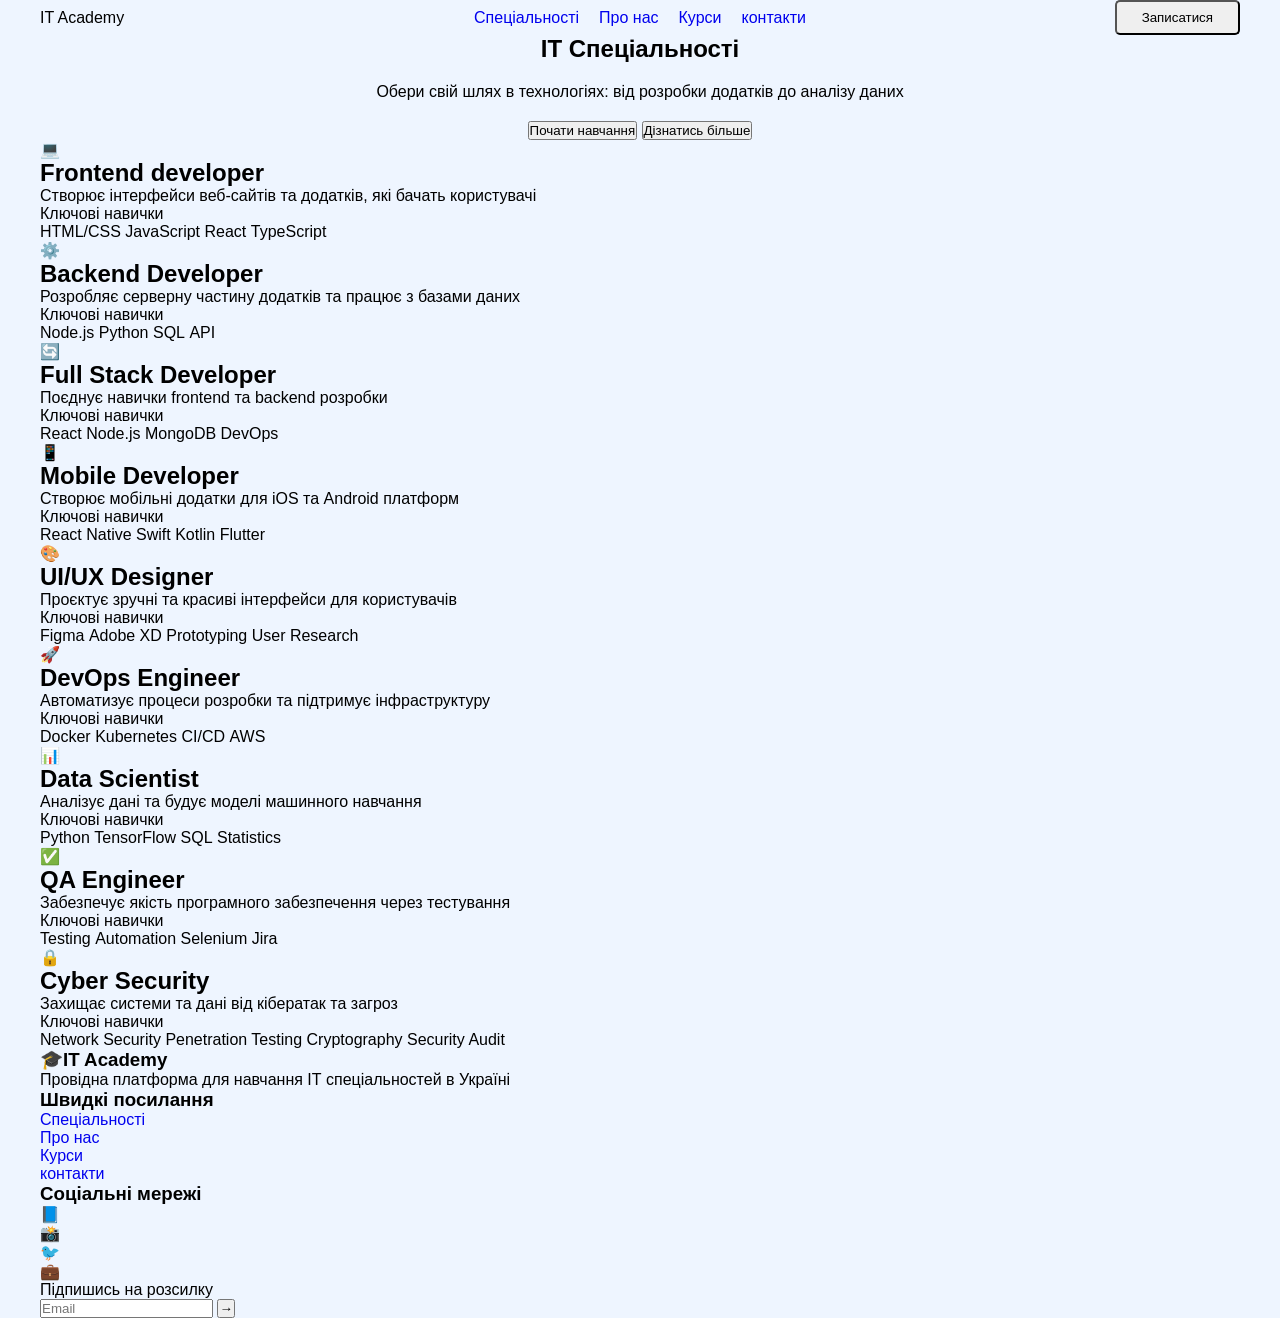
<file: site3/index2.html>
<!DOCTYPE html>
<html lang="en">
<head>
    <meta charset="UTF-8">
    <title>Document</title>
    <link rel="stylesheet" href="style/styles2.css" type="text/css">
</head>
<body>
<header class="header">
    <div class="wrapper header-grid">
        <div class="logo"><span></span>IT Academy</div>
        <nav class="menu">
            <ul>
                <li><a href="#">Спеціальності</a></li>
                <li><a href="#">Про нас</a></li>
                <li><a href="#">Курси</a></li>
                <li><a href="#">контакти</a></li>
            </ul>
        </nav>
        <button class="header-btn">Записатися</button>
    </div>
</header>
<main>
    <section>
        <div class="wrapper start_studying_grid">
            <h1>ІТ Спеціальності</h1>
            <p>Обери свій шлях в технологіях: від розробки додатків до аналізу даних</p>
            <div>
                <button class="btn btn_start">Почати навчання</button>
                <button class="btn btn_more">Дізнатись більше</button>
            </div>
        </div>
    </section>
    <section class="cards-section">
        <div class="wrapper">
            <div class="cards_grid">
                <article class="card">
                    <div class="card_icon">💻</div>
                    <h2>Frontend developer</h2>
                    <p>Створює інтерфейси веб-сайтів та додатків, які бачать користувачі</p>
                    <div class="card_info">
                        <span>Ключові навички</span>
                        <ul class="tags">
                            <li>HTML/CSS</li>
                            <li>JavaScript</li>
                            <li>React</li>
                            <li>TypeScript</li>
                        </ul>
                    </div>
                </article>
                <article class="card">
                    <div class="card_icon">⚙️</div>
                    <h2>Backend Developer</h2>
                    <p>Розробляє серверну частину додатків та працює з базами даних</p>
                    <div class="card_info">
                        <span>Ключові навички</span>
                        <ul class="tags">
                            <li>Node.js</li>
                            <li>Python</li>
                            <li>SQL</li>
                            <li>API</li>
                        </ul>
                    </div>
                </article>
                <article class="card">
                    <div class="card_icon">🔄</div>
                    <h2>Full Stack Developer</h2>
                    <p>Поєднує навички frontend та backend розробки</p>
                    <div class="card_info">
                        <span>Ключові навички</span>
                        <ul class="tags">
                            <li>React</li>
                            <li>Node.js</li>
                            <li>MongoDB</li>
                            <li>DevOps</li>
                        </ul>
                    </div>
                </article>
                <article class="card">
                    <div class="card_icon">📱</div>
                    <h2>Mobile Developer</h2>
                    <p>Створює мобільні додатки для iOS та Android платформ</p>
                    <div class="card_info">
                        <span>Ключові навички</span>
                        <ul class="tags">
                            <li>React Native</li>
                            <li>Swift</li>
                            <li>Kotlin</li>
                            <li>Flutter</li>
                        </ul>
                    </div>
                </article>
                <article class="card">
                    <div class="card_icon">🎨</div>
                    <h2>UI/UX Designer</h2>
                    <p>Проєктує зручні та красиві інтерфейси для користувачів</p>
                    <div class="card_info">
                        <span>Ключові навички</span>
                        <ul class="tags">
                            <li>Figma</li>
                            <li>Adobe XD</li>
                            <li>Prototyping</li>
                            <li>User Research</li>
                        </ul>
                    </div>
                </article>
                <article class="card">
                    <div class="card_icon">🚀</div>
                    <h2>DevOps Engineer</h2>
                    <p>Автоматизує процеси розробки та підтримує інфраструктуру</p>
                    <div class="card_info">
                        <span>Ключові навички</span>
                        <ul class="tags">
                            <li>Docker</li>
                            <li>Kubernetes</li>
                            <li>CI/CD</li>
                            <li>AWS</li>
                        </ul>
                    </div>
                </article>
                <article class="card">
                    <div class="card_icon">📊</div>
                    <h2>Data Scientist</h2>
                    <p>Аналізує дані та будує моделі машинного навчання</p>
                    <div class="card_info">
                        <span>Ключові навички</span>
                        <ul class="tags">
                            <li>Python</li>
                            <li>TensorFlow</li>
                            <li>SQL</li>
                            <li>Statistics</li>
                        </ul>
                    </div>
                </article>
                <article class="card">
                    <div class="card_icon">✅</div>
                    <h2>QA Engineer</h2>
                    <p>Забезпечує якість програмного забезпечення через тестування</p>
                    <div class="card_info">
                        <span>Ключові навички</span>
                        <ul class="tags">
                            <li>Testing</li>
                            <li>Automation</li>
                            <li>Selenium</li>
                            <li>Jira</li>
                        </ul>
                    </div>
                </article>
                <article class="card">
                    <div class="card_icon">🔒</div>
                    <h2>Cyber Security</h2>
                    <p>Захищає системи та дані від кібератак та загроз</p>
                    <div class="card_info">
                        <span>Ключові навички</span>
                        <ul class="tags">
                            <li>Network Security</li>
                            <li>Penetration Testing</li>
                            <li>Cryptography</li>
                            <li>Security Audit</li>
                        </ul>
                    </div>
                </article>
            </div>
        </div>
    </section>
</main>
<footer>
    <div class="wrapper footer-grid">
        <div class="footer-column">
            <h3>🎓<span></span>IT Academy</h3>
            <p>Провідна платформа для навчання ІТ спеціальностей в Україні</p>
        </div>
        <div class="footer-column">
            <h3>Швидкі посилання</h3>
            <ul class="social">
                <li><a href="#">Спеціальності</a></li>
                <li><a href="#">Про нас</a></li>
                <li><a href="#">Курси</a></li>
                <li><a href="#">контакти</a></li>
            </ul>
        </div>
        <div class="footer-column">
            <h3>Соціальні мережі</h3>
            <ul class="social">
                <li><a href="#">📘</a></li>
                <li><a href="#">📸</a></li>
                <li><a href="#">🐦</a></li>
                <li><a href="#">💼</a></li>
            </ul>
        </div>
        <p class="subscribe-title">Підпишись на розсилку</p>
        <div class="subscribe-grid">
            <input type="email" placeholder="Email">
            <button>→</button>
        </div>
    </div>
</footer>
</body>
</html>
</file>
<file: less10/style/styles.css>
* {
    box-sizing: border-box;
    margin: 0;
    padding: 0;
    text-decoration: none;
}
body {
    font-family: 'Inter', sans-serif;
    background: #f3f4f6;
    color: #3f3f3f;
}
.wrapper {
    max-width: 1200px;
    margin: 0 auto;
    padding: 50px;
}
header {
    display: flex;
    justify-content: center;
    padding: 15px 5%;
    align-items: center;
    box-shadow: 0 1px 2px rgba(0, 0, 0, 0.2);
    position: sticky;
    top: 0;
    z-index: 100;
    column-gap: 350px;
    background: #f3f4f6;
}
.logo {
    font-size: 1.5rem;
    font-weight: bold;
}
.logo span{
    color: #eb7979;
}
nav ul {
    display: flex;
    justify-content: center;
    align-items: center;
    column-gap: 15px;
}
nav ul li {
    color: #3f3f3f;
}
.preview-box img {
    width: 100%;
}
.preview-box {
    position: relative;
    width: 100%;
}
.status {
    position: absolute;
    top: 10px;
    right: 10px;
    padding: 5px 10px;
    border-radius: 20px;
    font-size: 0.75rem;
    font-weight: bold;
    color: #fff;
}
.offline {
    background: #e74c3c;
}
.online {
    background: #6ec269;
}
.info-alert {
    position: relative;
    top: -15px;
    background: #dbeafe;
    padding: 10px;
    border-radius: 5px;
    border: 1px solid #bfdbfe;
}
.btn-edit {
    position: fixed;
    bottom: 25px;
    right: 25px;
    background: #2563eb;
    color: #fff;
    border: none;
    padding: 5px 10px;
    border-radius: 5px;
    cursor: pointer;
    box-shadow: 0 10px 20px rgba(0, 0, 0, 0.2);
}
.card-grid {
    display: flex;
    gap: 20px;
    margin-bottom: 40px;
}
.web-card {
    background: #cfcece;
    border-radius: 10px;
    overflow: hidden;
    flex: 1;
    box-shadow: 0 5px 10px rgba(160, 160, 160, 0.2);
}
</file>
<file: less11/style/styles.css>
* {
    box-sizing: border-box;
    margin: 0;
    padding: 0;
    text-decoration: none;
}
body {
    font-family: 'Inter', sans-serif;
    background: #0F172B;
    color: #F1F5F9;
}
header {
    max-width: 1200px;
    margin: 0 auto;
}
h1 {
    color: #50BBFF;
    font-size: 4rem;
}
p {
    color: #90A1B9;
    margin-bottom: 12px;
}
nav {
    display: flex;
    align-items: center ;
    justify-content: space-between;
    padding: 20px;
    position: sticky;
    border-bottom: 2px;
}
.slogan {
    margin: 0 auto;
    padding: 36px 120px;
}
hr {
    opacity: 30%;
    margin-bottom: 30px;
}
h2 {
    padding: 10px 0;
    margin-
}
.card {
    background: #1D2B43;
    border-radius: 10px;
}
main {
    max-width: 1200px;
    margin: 0 auto;
}
.path {
    padding: 64px 24px;
    display: flex;
}
.card {
    margin: 0 16px;
    padding: 16px;
}
h3 {
    margin-top: 16px;
    margin-bottom: 16px;
}
#hot {
    display: flex;
    border-radius: 20px;
    background: #F22F3F;
    width: 44px;
    height: 24px;
    align-items: center;
    justify-content: center;
}
#new {
    display: flex;
    border-radius: 20px;
    background: #02C658;
    width: 44px;
    height: 24px;
    align-items: center;
    justify-content: center;
}
#trending {
    display: flex;
    border-radius: 20px;
    background: #2B7FFF;
    width: 74px;
    height: 24px;
    align-items: center;
    justify-content: center;
}
li {
    list-style: none;
}
</file>
<file: less14/style/styles.css>
* {
    box-sizing: border-box;
    margin: 0;
    padding: 0;
    text-decoration: none;
    list-style: none;
}
body {
    background: #0f172a;
    color: #fff;
}
.wrapper {
    width: 100%;
    max-width: 1200px;
    margin: 0 auto;
    padding: 30px 0;
}
header {
    position: fixed;
    top: 0;
    left: 0;
    width: 100%;
    z-index: 1000;
    background: rgba(15, 23, 42, 0.96);
    border-bottom: 1px solid rgb(36, 57, 104);
}
.header-content {
    display: flex;
    align-items: center;
    justify-content: space-between;
}
.logo {
    font-size: 1.3rem;
    font-weight: 700;
}
.logo span{
    color: #307ef6;
}
.menu {
    display: flex;
    align-items: center;
    gap: 10px;
    color: #cad5e3;
    font-size: 1rem;
}
.menu-icon {
    font-size: 1.5rem;
}
.hero-section {
    padding: 150px 0 120px 0;
}
.hero-content {
    position: relative;
}
.hero-content h1 {
    font-size: 3.75rem;
    line-height: 1;
    color: #307ef6;
    margin-bottom: 20px;
}
.hero-content p {
    color: #307ef6;
    font-size: 1.2rem;
    line-height: 1.4;
    max-width: 650px;
}
.code-icon {
    position: absolute;
    top: 40px;
    right: 20px;
    font-size: 5rem;
    font-weight: 700;
    color: #132442;
}
.career-section, .benefits-section {
    padding: 60px 0;
}
.section-title {
    position: sticky;
    top: 0;
    z-index: 20;
    font-size: 2rem;
    line-height: 1.2;
    padding: 25px 0 15px 0;
    border-bottom: 1px solid #22304a;
    margin-bottom: 30px;
}
.career-card {
    position: relative;
    overflow: hidden;
    min-height: 235px;
    padding: 22px 25px;
    background: #1d2a3d;
    border: 1px solid #334966;
    border-radius: 10px;
    transition: transform 0.3s ease, border-color 0.3s, box-shadow 0.3s, ease;
    max-width: 33%;
}
.career-card::before {
    content: "";
    position: absolute;
    inset: 0;
    background: radial-gradient(circle at top right, rgba(47, 129, 247, 0.23), transparent 60%);
    opacity: 0;
    transition: opacity 0.3s ease;
}
.career-card:hover::before {
    opacity: 1;
}
.career-card:hover::after {
    transform: translateY(-5px);
    border-color: #334966;
    box-shadow: 0 10px 35px rgba(47, 129, 247, 0.23);
}
.career-card > *{
    position: relative;
    z-index: 2;
}
.budge {
    display: inline-block;
    color: #fff;
    font-size: 0.75rem;
    font-weight: 700;
    padding: 5px 15px;
    border-radius: 10px;
    margin: 15px;
}
.career-card h3 {
    font-size: 1.5rem;
    line-height: 1.3;
    margin-bottom: 10px;
}
.career-card p {
    color: #334966;
    font-size: 1rem;
    line-height: 1.6;
}
.tags {
    display: flex;
    flex-wrap: wrap;
    gap: 10px;
    margin-top: 15px;
}
.tags span {
    white-space: nowrap;
    padding: 5px 10px;
    font-size: 0.9rem;
    border: 1px solid #334966;
    border-radius: 8px;
    color: #50bfff;
}
.card-list {
    display: flex;
    gap: 20px;
}
.benefit-cards {
    display: flex;
    gap: 20px;
}
.benefit-card {
    max-width: 33%;
    padding: 25px;
    background: #141f33;
    border: 1px solid #334966;
    border-radius: 10px;
    flex-direction: column;
    display: flex;
    flex: 1;
    row-gap: 15px;
}
.benefit-icon {
    width: 50px;
    height: 50px;
    border-radius: 15px;
    background: #141f33;
    display: flex;
    align-items: center;
    justify-content: center;
    font-size: 1.5rem;
}
.benefit-icon h3{
    font-size: 1.2rem;
    line-height: 1.3;
}
.benefit-card p{
    color: #8c9cb3;
    font-size: 0.9rem;
    line-height: 1.4;
}
.roadmap-list {
    position: relative;
}
.roadmap-cards {
    position: relative;
    min-height: 100px;
    padding: 25px 40px 25px 40px;
    background: #1d293d;
    border: 1px solid #334966;
    border-radius: 20px;
    margin-bottom: 15px;
}
.roadmap-circle {
    position: absolute;
    left: -10px;
    top: 40px;
    width: 10px;
    height: 10px;
    border-radius: 50%;
    background: #3d74d9;
    border: 2px solid #3d74d9;
}
.roadmap-head {
    display: flex;
    align-items: center;
    gap: 15px;
    margin-bottom: 15px;
}
.roadmap-head h3{
    font-size: 1.2rem;
    line-height: 1.6;
    white-space: nowrap;
}
.roadmap-head span {
    color: #c5cdd6;
    font-weight: 300;
    font-size: 0.75rem;
}
.roadmap-content p {
    color: #c5cdd6;
    font-size: 0.9rem;
    line-height: 1.5;
}
footer {
    text-align: center;
    display: flex;
    row-gap: 20px;
    flex-direction: column;
    padding: 50px;
}
footer p {
    color: #c5cdd6;
    font-size: 0.9rem;
}
.chat-button {
    position: fixed;
    right: 30px;
    bottom: 30px;
    width: 60px;
    height: 70px;
    background: #2d7efe;
    display: flex;
    align-items: center;
    justify-content: center;
    border-radius: 50%;
}
.chat-button:hover {
    transform: scale(1.2);
}
</file>
<file: less16/styles/style.css>
/*
* Prefixed by https://autoprefixer.github.io
* PostCSS: v8.4.14,
* Autoprefixer: v10.4.7
* Browsers: last 4 version
*/

* {
    -webkit-box-sizing: border-box;
    box-sizing: border-box;
    margin: 0;
    padding: 0;
    text-decoration: none;
    font-family: 'Montserrat', sans-serif;
}
body {
    background: #F9FCFF;
}
.wrapper {
    max-width: 800px;
    margin: 16px auto;
    background: #FFFFFF;
    padding: 32px;
    border-radius: 24px;
    -webkit-box-shadow: 0 4px 8px 0 rgba(0, 0, 0, 0.2), 0 6px 20px 0 rgba(0, 0, 0, 0.19);
    box-shadow: 0 4px 8px 0 rgba(0, 0, 0, 0.2), 0 6px 20px 0 rgba(0, 0, 0, 0.19);
}
h1 {
    color: #2F55FB;
    text-align: center;
}
p {
    color: #4A5565;
    text-align: center;
    margin-top: 8px;
    margin-bottom: 14px;
}
h3 {
    margin-bottom: 8px;
    margin-top: 8px;
    font-size: 14px;
}
h2 {
    margin-bottom: 8px;
    color: #1C398E;
    font-size: 18px;
}
.type-a {
    color: #4A5565;
    padding: 24px;
    margin-bottom: 24px;
    background: #EEF3FF;
    border-radius: 14px;
}
input {
    padding: 12px 16px;
    border-radius: 8px;
    width: 100%;
    border: 2px solid #5a5a5a;
    outline: none;
}
select {
    padding: 12px 16px;
    border-radius: 8px;
    width: 100%;
    border: 2px solid #5a5a5a;
    outline: none;
}
.info-a {
    display: -ms-grid;
    display: grid;
    -ms-grid-columns: 1fr 12px 1fr;
    grid-template-columns: 1fr 1fr;
    grid-column-gap: 12px;
}
.passport {
    display: -ms-grid;
    display: grid;
    -ms-grid-columns: 1fr 14px 1fr;
    grid-template-columns: 1fr 1fr;
    -ms-grid-rows: 1fr 1fr;
    grid-template-rows: 1fr 1fr;
    grid-column-gap: 14px;
}
.passport > *:nth-child(1) {
    -ms-grid-row: 1;
    -ms-grid-column: 1;
}
.passport > *:nth-child(2) {
    -ms-grid-row: 1;
    -ms-grid-column: 3;
}
.passport > *:nth-child(3) {
    -ms-grid-row: 2;
    -ms-grid-column: 1;
}
.passport > *:nth-child(4) {
    -ms-grid-row: 2;
    -ms-grid-column: 3;
}
.type-b {
    color: #4A5565;
    padding: 24px;
    margin-bottom: 24px;
    background: #FCF3FA;
    border-radius: 14px;
}
.info-b {
    display: -ms-grid;
    display: grid;
    -ms-grid-columns: 1fr 14px 1fr;
    grid-template-columns: 1fr 1fr;
    grid-column-gap: 14px;
}
.agree {
    display: -webkit-box;
    display: -ms-flexbox;
    display: flex;
    background: #F9FAFB;
    gap: 16px;
    padding: 24px;
    margin-bottom: 24px;
}
.check{
    width: 16px;
    height: 16px;
}
.send {
    background: #0065ff;
    width: 100%;
    padding: 16px 32px;
    font-weight: bold;
    color: #FFF;
    border-radius: 14px;
    font-size: 16px;
}
input[file] {
    padding: 12px 16px;
    border-radius: 8px;
    width: 100%;
    border: 2px solid #5a5a5a;
    outline: none;
    background: #F9FAFB;
}
textarea {
    width: 100%;
    border: 2px solid #5a5a5a;
    outline: none;
    border-radius: 14px;
}
footer {
    border-radius: 14px;
    padding: 16px;
    margin-top: 32px;
    background: #EFF6FF;
    border: 1px solid #56bbfd;
    outline: none;
}
</file>
<file: Practical-2-CSS/style.css>
body {
    background-color: #f4f7f6;
    font-family: 'Segoe UI', sans-serif;
    color: #333333;
}
h1 {
    color: #2c3e50;
    text-align: center;
    letter-spacing: 2px;
}

h3 {
    color: #e67e22;
}

ul {
    background: #d1ecf1;
}

a {
    color: #3498db;
    font-weight: bold;
}

blockquote {
    font-style: italic;
    background: #d1ecf1;
}
</file>
<file: practichna3/web_table/styles.css>
* {
    box-sizing: border-box;
    margin: 0;
    padding: 0;
}
body {
    background-color: #C9A5AA;
}
div {
    width: 800px;
    margin-left: 184px;
    margin-top: 64px;
    margin-bottom: 64px;
}
div > nav {
    background-color: #F4D3D3;
    text-align: center;
}
ul > li {
    display: inline-block;
    margin: 0 10px;
}
main {
    padding: 30px;
    gap: 16px;
    background-color: #ffffff;
}
</file>
<file: site2/gagin/style/styles.css>
* {
    box-sizing: border-box;
    margin: 0;
    padding: 0;
    list-style: none;
    text-decoration: none;
    font-family: "Segoe UI", Tahoma, Geneva, Verdana, sans-serif;
}
.wrapper {
    max-width: 1400px;
    margin: 0 auto;
}
.header-top{
    display: flex;
    justify-content: space-between;
    align-items: center;
}
.logo a{
    display: flex;
    align-items: center;
    column-gap: 10px;
}
.logo-icon{
    font-size: 20px;
    background: linear-gradient(#BC4AF1, #E93EAE);
    padding: 10px;
    border-radius: 50%;
}
header a{
    color: #0f0f0f;
}
.logo-tittle{
    font-weight: 500;
}
nav ul{
    display: flex;
    column-gap: 30px;
}
nav ul li a:hover{
    color: #b633db;
}
.header-top-button{
    display: flex;
    column-gap: 15px;
}
.header-top-button button{
    border: none;
    padding: 10px;
    background: none;
    border-radius: 20%;
}
.header-top-button button:hover{
    background: #eaeaea;
}
.header-bottom{
    display: flex;
    flex-direction: column;
    align-items: center;
    padding: 130px 0;
    color: #ffffff;
    background: linear-gradient(135deg, #9912FA, #F63499, #FF8815);
    row-gap: 20px;
}
.header-bottom h1{
    font-size: 60px;
    font-weight: 550;
    width: 770px;
    line-height: 60px;
    text-align: center;
}
.header-bottom p{
    font-size: 20px;
    width: 770px;
    text-align: center;
    font-weight: 400;
}
.header-bottom-btn button{
    border: none;
    background: white;
    padding: 10px 20px;
    border-radius: 7px;
    font-size: 13px;
    color: rgb(186, 74, 244);
    font-weight: 500;
}
#btn-hover{
    color: transparent;
}

#btn-hover:hover{
    background: transparent;
    border: 1px solid white;
    color: #0f0f0f;
}
.advantages{
    display: flex;
    justify-content: space-between;
    align-items: center;
    padding: 65px 0;
    column-gap: 20px;
    text-align: center;
}
.catalog-cards {
    max-width: 300px;
    margin: 30px;
    display: flex;
    align-items: center;
    column-gap: 30px;
}
.advantages article span{
    display: flex;
    justify-content: center;
    align-items: center;
    background: #f4e8ff;
    width: 64px;
    height: 64px;
    border-radius: 50%;
    color: #9810FA;
    margin: 0 auto;
}
.advantages article h3{
    font-size: 18px;
    line-height: 27px;
    font-weight: bold;
}
.card{
    border: 1px solid #dbdbdb;
    border-radius: 15px;
}
.catalog{
    display: flex;
    flex-direction: column;
    padding: 65px;
}
.card img{
    width: 300px;
    height: 300px;
    object-fit: cover;
    border-radius: 15px 15px 0 0;
}
.catalog h2{
    font-size: 36px;
    margin-bottom: 16px;
    font-weight: 500;
    text-align: center;
    line-height: 40px;
}
.catalog > p{
    font-size: 16px;
    line-height: 24px;
    color: #575371;
    text-align: center;
    margin-bottom: 16px;
}
.label{
    font-size: 12px;
    line-height: 16px;
    color: #881fd4;
    text-transform: uppercase;
    margin-top: 40px;
}
.card-text{
    padding: 16px;
    padding-top: 30px;
}
.card-text p{
    font-size: 18px;
    line-height: 27px;
    font-weight: 400;
    color: #5a5859;
    margin-bottom: 10px;
}
.price{
    display: flex;
    justify-content: space-between;
}
.cost{
    font-size: 20px;
    line-height: 28px;
    font-weight: 400;
    color: #881fd4;
    margin-bottom: 15px;
}
.instock{
    font-size: 12px;
    color: #37a37a;
}
.card-btn{
    display: flex;
    width: 100%;
    height: 30px;
    align-items: center;
    justify-content: center;
    padding: 8px;
    border: none;
    border-radius: 5px;
    background: #881fd4;
    color: #ffffff;
    cursor: pointer;
}
.card-btn:hover{
    background: #673ab7;
}
.catalog button{
    width: fit-content;
    padding: 0 24px;
    font-size: 14px;
    line-height: 20px;
    font-weight: 500;
    border-radius: 5px;
    background: #7d39bb;
    color: #eaeaea;
    cursor: pointer;
}
</file>
<file: site3/style/styles2.css>
* {
    box-sizing: border-box;
    margin: 0;
    padding: 0;
    text-decoration: none;
    list-style: none;
    font-family: "Segoe UI", Tahona, Geneva, Verdana, sans-serif;
}
body {
    background: #eef5ff;
}
.wrapper {
    max-width: 1200px;
    margin: 0 auto;
}
.header-grid {
    display: grid;
    grid-template-columns: 1fr 1fr 1fr;
    align-items: center;
    column-gap: 20px;
}
header nav ul {
    display: grid;
    grid-auto-flow: column;
    justify-content: center;
    column-gap: 20px;
}
.header-btn {
    justify-self: end;
    padding: 8px 25px;
    border-radius: 5px;
}
.start_studying_grid {
    display: grid;
    place-items: center center;
    row-gap: 20px;
    align-items: center;
}
.cards-grid {
    display: grid;
    grid-template-columns: 1fr 1fr 1fr;
    gap: 20px;
}
.tags li{
    display: inline-block;

}
</file>
